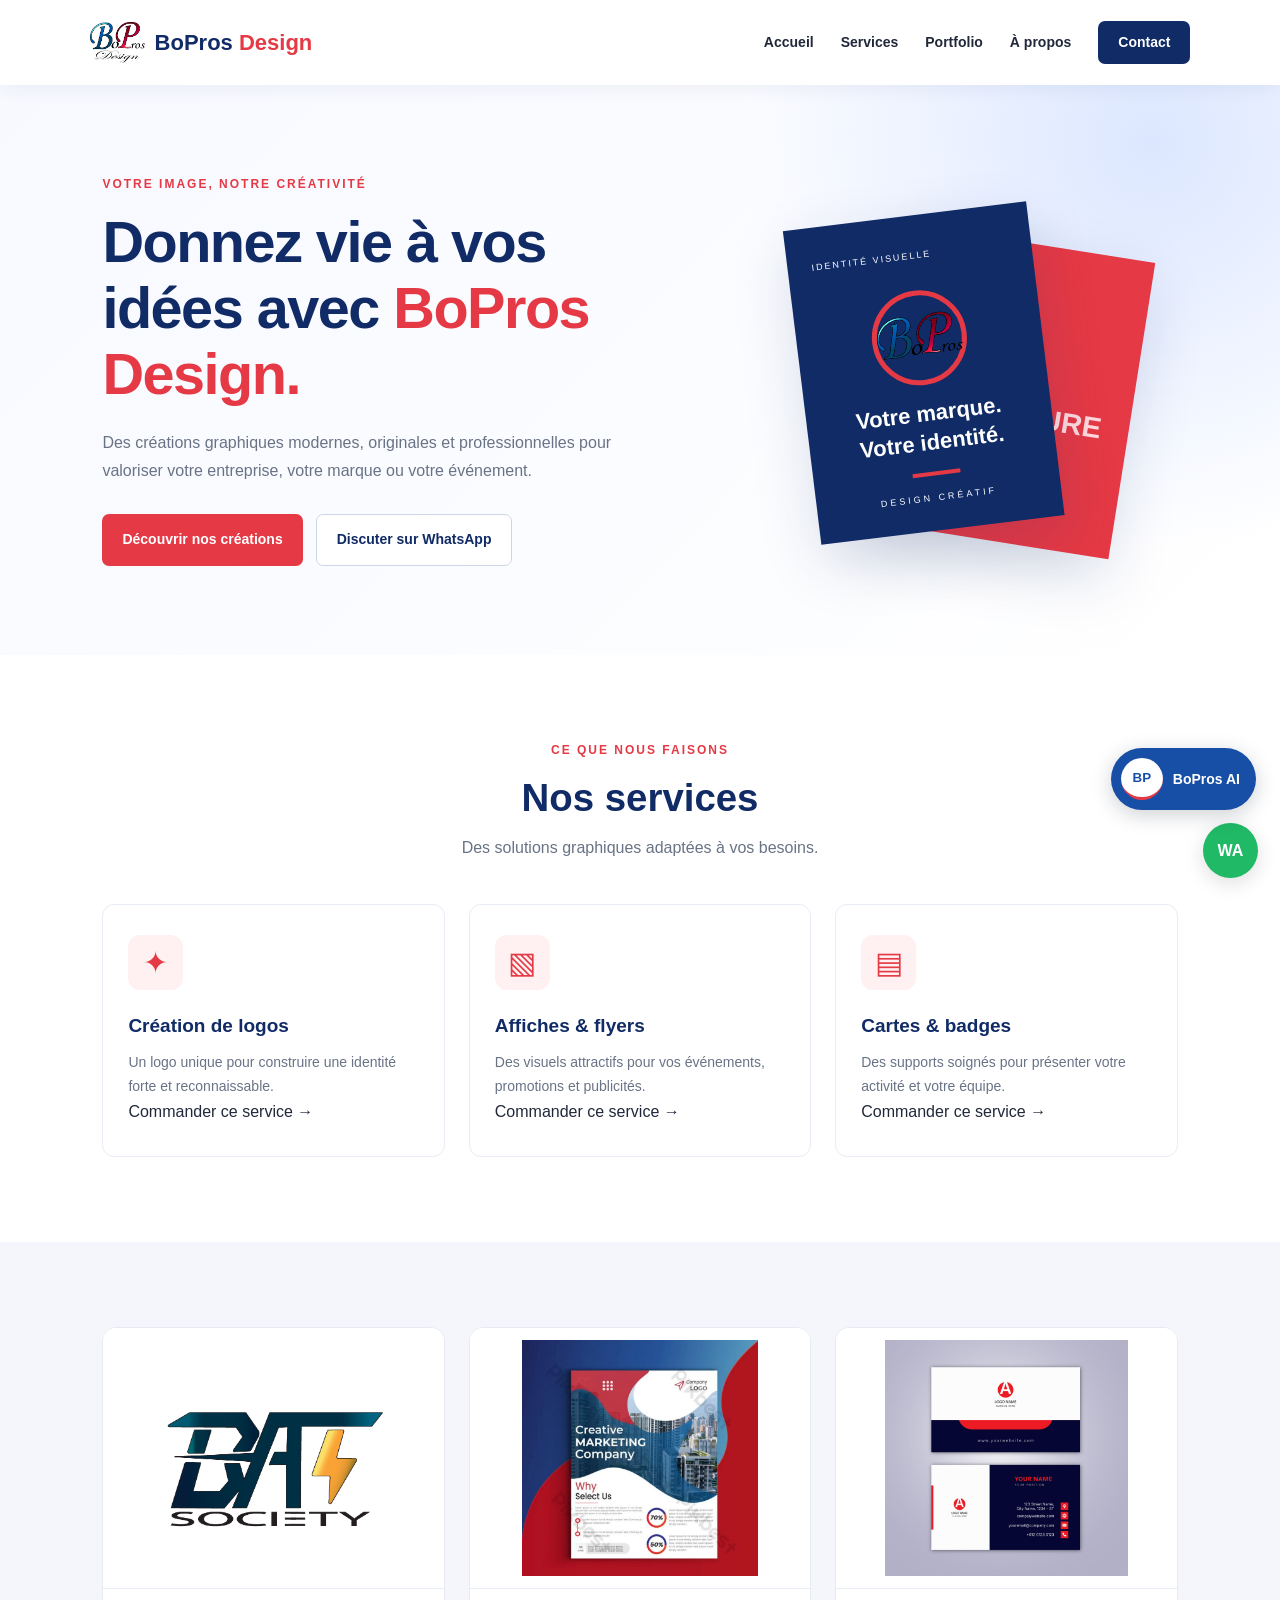
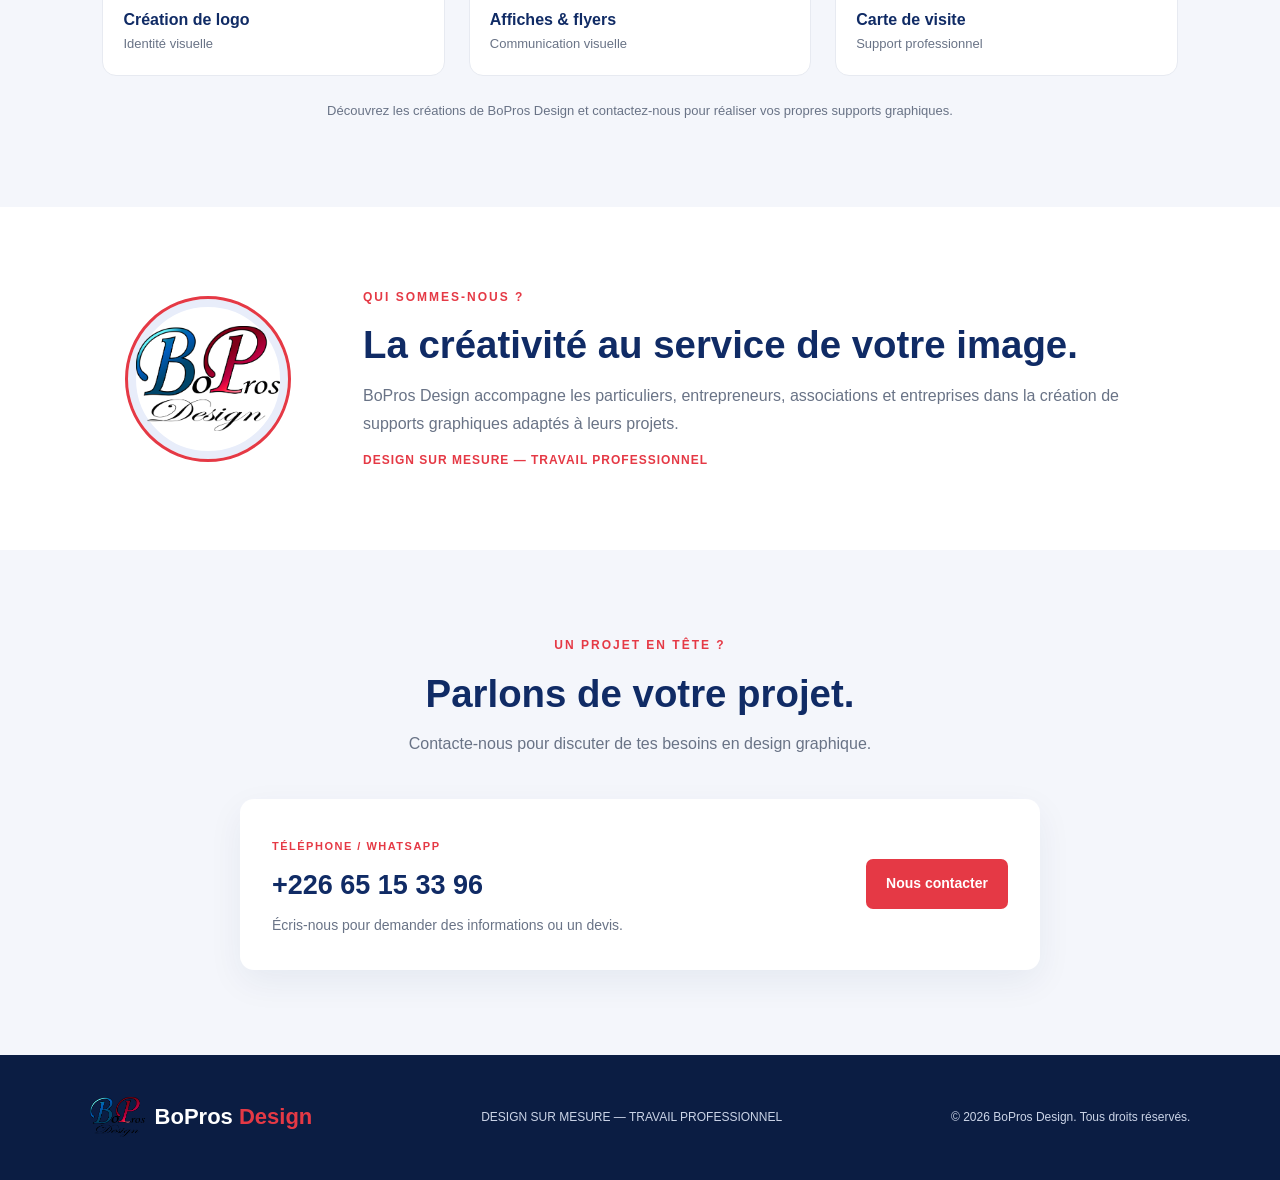
<file: index.html>
<!DOCTYPE html>
<html lang="fr">
<head>
  <link rel="icon" type="image/jpeg" href="Images/mon-logo.jpg">
  <link rel="manifest" href="./manifest.json">
<meta name="theme-color" content="#0b1f46">
  <meta charset="UTF-8">
  <meta name="viewport" content="width=device-width, initial-scale=1.0">
  <meta name="description" content="BoPros Design : création de logos, affiches, flyers, cartes de visite et badges à Koudougou.">
  <title>BoPros Design | Créativité & Professionnalisme</title>
  <link rel="stylesheet" href="css/style.css">
  <script src="js/script.js" defer></script>
  
</head>
<body>

  <header class="header">

<a href="#accueil" class="brand">
  <img src="Images/mon-logo.png" alt="Logo BoPros Design" class="brand-icon">
  <span>BoPros <span class="red">Design</span></span>
</a>

    <button class="menu-toggle" id="menu-toggle"
      aria-label="Ouvrir le menu" aria-expanded="false">☰</button>

    <nav class="nav" id="nav">
      <a href="#accueil">Accueil</a>
      <a href="#services">Services</a>
      <a href="#portfolio">Portfolio</a>
      <a href="#apropos">À propos</a>
      <a href="#contact" class="nav-contact">Contact</a>
    </nav>
  </header>

  <main>
    <section class="hero" id="accueil">
      <div class="hero-content">
        <p class="eyebrow">VOTRE IMAGE, NOTRE CRÉATIVITÉ</p>
        <h1>Donnez vie à vos idées avec <span>BoPros Design.</span></h1>
        <p class="hero-text">
          Des créations graphiques modernes, originales et professionnelles
          pour valoriser votre entreprise, votre marque ou votre événement.
        </p>
        <div class="hero-buttons">
          <a class="button primary" href="#portfolio">Découvrir nos créations</a>
          <a class="button secondary"
             href="https://wa.me/22665153396" target="_blank"
             rel="noopener noreferrer">Discuter sur WhatsApp</a>
        </div>
      </div>

      <div class="hero-art">
        <div class="art-card card-one">
          <span class="art-label">IDENTITÉ VISUELLE</span>
          <div class="art-circle">
  <img src="Images/mon-logo.jpg" alt="Logo BoPros Design">
</div>
          <h2>Votre marque.<br>Votre identité.</h2>
          <span class="art-line"></span>
          <p>DESIGN CRÉATIF</p>
        </div>
        <div class="art-card card-two">
          <span>CRÉATIVITÉ</span>
          <strong>DESIGN<br><span>SUR MESURE</span></strong>
          <div class="art-shape"></div>
        </div>
      </div>
    </section>

    <section class="section services" id="services">
        
  <div class="section-heading">
    <p class="eyebrow">CE QUE NOUS FAISONS</p>
    <h2>Nos services</h2>
    <p>Des solutions graphiques adaptées à vos besoins.</p>
  </div>

  <div class="service-grid">

    <!-- Service 1 : Logo -->
    <a href="commande.html?service=logo" class="service-card">
      <div class="service-icon">✦</div>
      <h3>Création de logos</h3>
      <p>Un logo unique pour construire une identité forte et reconnaissable.</p>
      <span class="service-link">Commander ce service →</span>
    </a>

    <!-- Service 2 : Affiches et flyers -->
    <a href="commande.html?service=affiche" class="service-card">
      <div class="service-icon">▧</div>
      <h3>Affiches & flyers</h3>
      <p>Des visuels attractifs pour vos événements, promotions et publicités.</p>
      <span class="service-link">Commander ce service →</span>
    </a>

    <!-- Service 3 : Cartes et badges -->
    <a href="commande.html?service=carte" class="service-card">
      <div class="service-icon">▤</div>
      <h3>Cartes & badges</h3>
      <p>Des supports soignés pour présenter votre activité et votre équipe.</p>
      <span class="service-link">Commander ce service →</span>
    </a>

  </div>

    </section>
    


   <section class="section portfolio" id="portfolio">

      <div class="portfolio-grid">
        <article class="portfolio-item">
          <img src="Images/logo-1.png" alt="Création de logo par BoPros Design" class="portfolio-image">
          <div class="portfolio-caption">
            <h3>Création de logo</h3>
            <p>Identité visuelle</p>
          </div>
        </article>

        <article class="portfolio-item">
          <img src="Images/affiche-1.jpg" alt="Affiche publicitaire réalisée par BoPros Design" class="portfolio-image">
          <div class="portfolio-caption">
            <h3>Affiches & flyers</h3>
            <p>Communication visuelle</p>
          </div>
        </article>

        <article class="portfolio-item">
          <img src="Images/carte-visite-1.png" alt="Carte de visite réalisée par BoPros Design" class="portfolio-image">
          <div class="portfolio-caption">
            <h3>Carte de visite</h3>
            <p>Support professionnel</p>
          </div>
        </article>
      </div>

      <p class="portfolio-note">
        Découvrez les créations de BoPros Design et contactez-nous
        pour réaliser vos propres supports graphiques.
      </p>
    </section>


    <section class="about" id="apropos">
      
<div class="about-mark">
  <img src="Images/mon-logo.png" alt="Logo BoPros Design">
</div>

      <div>
        <p class="eyebrow">QUI SOMMES-NOUS ?</p>
        <h2>La créativité au service de votre image.</h2>
        <p>
          BoPros Design accompagne les particuliers, entrepreneurs,
          associations et entreprises dans la création de supports
          graphiques adaptés à leurs projets.
        </p>
        <p class="about-slogan">DESIGN SUR MESURE — TRAVAIL PROFESSIONNEL</p>
      </div>
    </section>

    <section class="section contact" id="contact">
      <div class="section-heading">
        <p class="eyebrow">UN PROJET EN TÊTE ?</p>
        <h2>Parlons de votre projet.</h2>
        <p>Contacte-nous pour discuter de tes besoins en design graphique.</p>
      </div>

      <div class="contact-panel">
        <div>
          <span class="contact-label">TÉLÉPHONE / WHATSAPP</span>
          <h3>+226 65 15 33 96</h3>
          <p>Écris-nous pour demander des informations ou un devis.</p>
        </div>
        <a class="button primary"
           href="https://wa.me/22665153396?text=Bonjour%20BoPros%20Design%2C%20je%20souhaite%20des%20informations%20sur%20vos%20services."
           target="_blank" rel="noopener noreferrer">
          Nous contacter
        </a>
      </div>
    </section>
  </main>

  <footer class="footer">
    <a href="#accueil" class="brand">
      <img src="Images/mon-logo.png" alt="Logo BoPros Design" class="brand-icon">
      <span>BoPros <span class="red">Design</span></span>
    </a>
    <p>DESIGN SUR MESURE — TRAVAIL PROFESSIONNEL</p>
    <p>© <span id="year"></span> BoPros Design. Tous droits réservés.</p>
  </footer>

 
  <a class="whatsapp-float"
     href="https://wa.me/22665153396"
     target="_blank" rel="noopener noreferrer"
     aria-label="Contacter BoPros Design sur WhatsApp">WA</a>


  <button class="bopros-ai-toggle" id="bopros-ai-toggle"
          type="button" aria-label="Ouvrir BoPros AI"
          aria-expanded="false">
    <span class="ai-icon">BP</span>
    <span class="ai-label">BoPros AI</span>
  </button>

  
  <div class="bopros-ai-window" id="bopros-ai-window" hidden>
    <div class="bopros-ai-window-header">
      <div>
        <strong>BoPros AI</strong>
        <p>Assistant de BoPros Design</p>
      </div>
      <button type="button" id="bopros-ai-close"
              aria-label="Fermer BoPros AI">×</button>
    </div>

    <iframe
      src="assistant/index.html"
      title="Assistant intelligent BoPros AI">
    </iframe>
  </div>

  <script>
    const aiToggle = document.getElementById("bopros-ai-toggle");
    const aiWindow = document.getElementById("bopros-ai-window");
    const aiClose = document.getElementById("bopros-ai-close");

    function toggleBoProsAI(show) {
      aiWindow.hidden = !show;
      aiToggle.setAttribute("aria-expanded", String(show));
    }

    aiToggle.addEventListener("click", () => {
      toggleBoProsAI(aiWindow.hidden);
    });

    aiClose.addEventListener("click", () => {
      toggleBoProsAI(false);
    });
  </script>

</body>
</html>
</file>
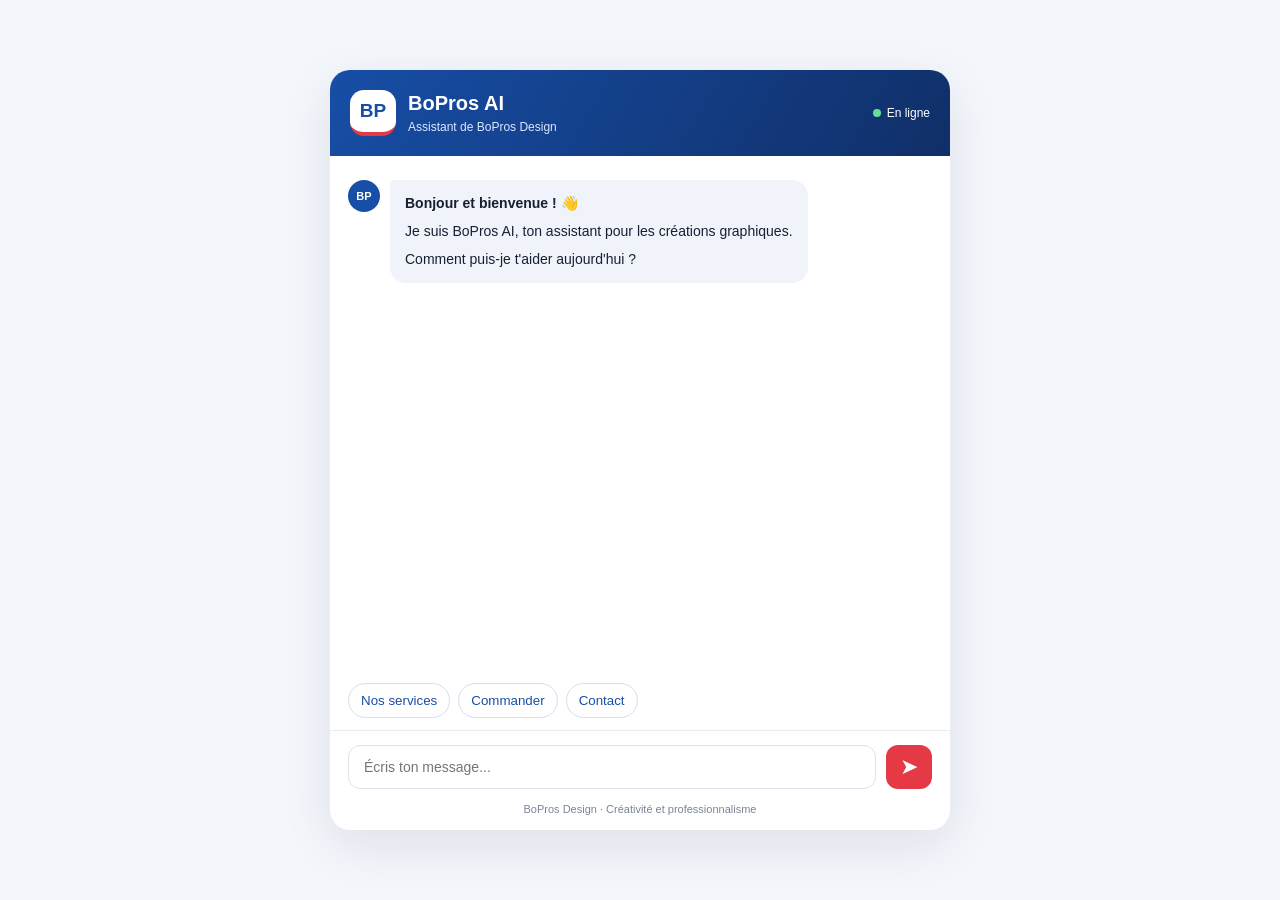
<file: assistant/index.html>
<!DOCTYPE html>
<html lang="fr">
<head>
  <meta charset="UTF-8">
  <meta name="viewport" content="width=device-width, initial-scale=1.0">
  <title>BoPros AI - Assistant intelligent</title>
  <link rel="stylesheet" href="style.css">
</head>
<body>
  <main class="chat-app">
    <header class="chat-header">
      <div class="brand">
        <div class="brand-logo">BP</div>
        <div>
          <h1>BoPros AI</h1>
          <p>Assistant de BoPros Design</p>
        </div>
      </div>
      <span class="status"><span></span> En ligne</span>
    </header>

    <section class="messages" id="messages" aria-live="polite">
      <div class="message assistant">
        <div class="avatar">BP</div>
        <div class="bubble">
          <strong>Bonjour et bienvenue ! 👋</strong>
          <p>Je suis BoPros AI, ton assistant pour les créations graphiques.</p>
          <p>Comment puis-je t'aider aujourd'hui ?</p>
        </div>
      </div>
    </section>

    <div class="suggestions">
      <button type="button" data-question="Quels sont vos services ?">Nos services</button>
      <button type="button" data-question="Comment passer une commande ?">Commander</button>
      <button type="button" data-question="Comment vous contacter ?">Contact</button>
    </div>

    <form class="chat-form" id="chatForm">
      <input
        id="userInput"
        type="text"
        placeholder="Écris ton message..."
        autocomplete="off"
        aria-label="Ton message"
        required
      >
      <button type="submit" aria-label="Envoyer le message">➤</button>
    </form>

    <footer>BoPros Design · Créativité et professionnalisme</footer>
  </main>

  <script src="script.js"></script>
</body>
</html>
</file>
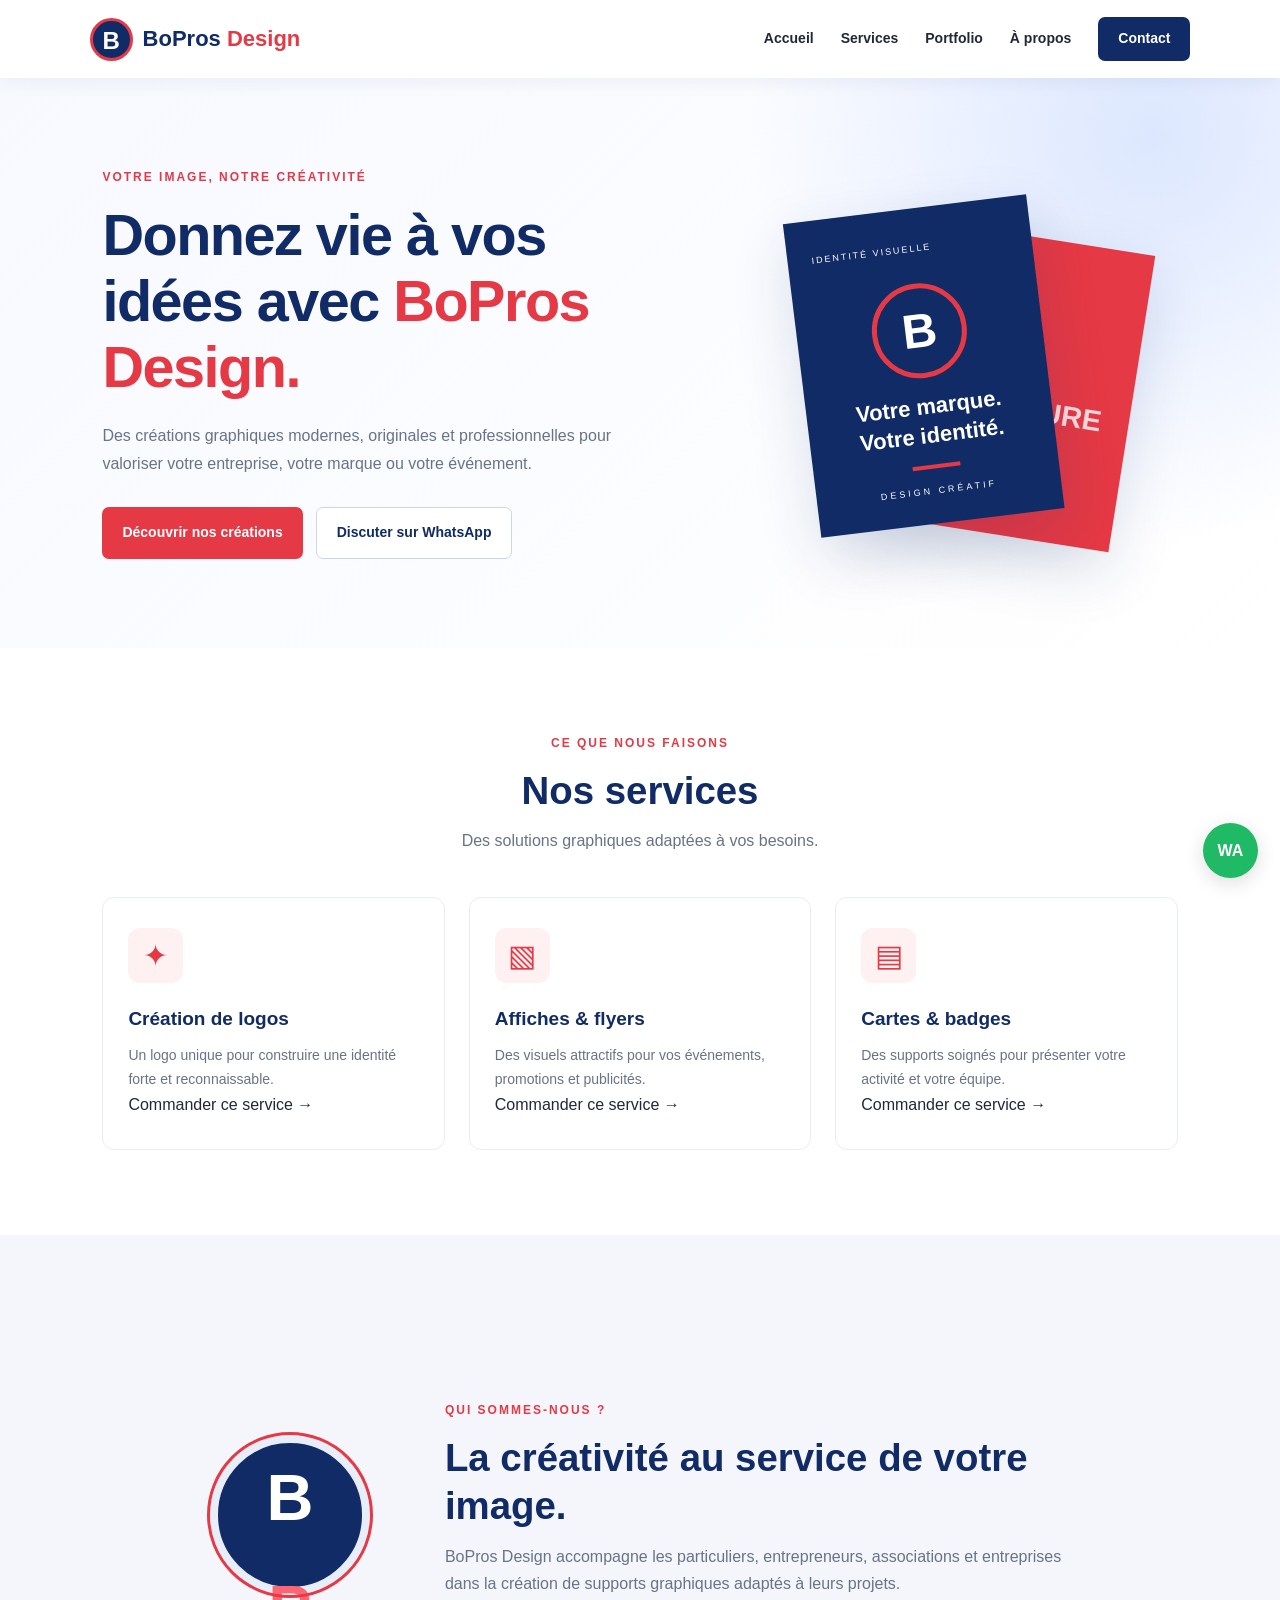
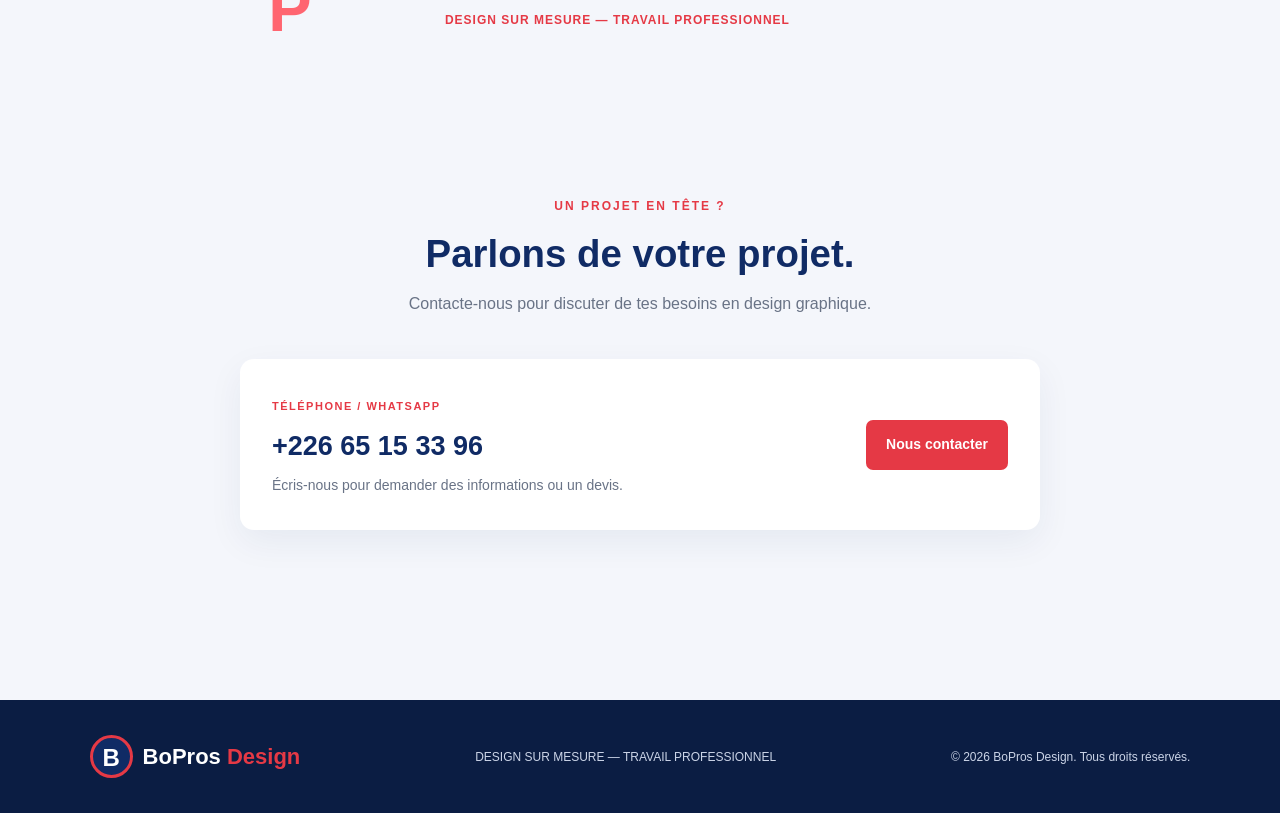
<file: Images/index.html>
<!DOCTYPE html>
<html lang="fr">
<head>
  <link rel="icon" type="image/jpeg" href="images/mon-logo.jpg">
  <meta charset="UTF-8">
  <meta name="viewport" content="width=device-width, initial-scale=1.0">
  <meta name="description" content="BoPros Design : création de logos, affiches, flyers, cartes de visite et badges à Koudougou.">
  <title>BoPros Design | Créativité & Professionnalisme</title>
  <link rel="stylesheet" href="css/style.css">
  <script src="js/script.js" defer></script>
  
</head>
<body>

  <header class="header">
    <a href="#accueil" class="brand">
      <span class="brand-icon">B</span>
      <span>BoPros <span class="red">Design</span></span>
    </a>

    <button class="menu-toggle" id="menu-toggle"
      aria-label="Ouvrir le menu" aria-expanded="false">☰</button>

    <nav class="nav" id="nav">
      <a href="#accueil">Accueil</a>
      <a href="#services">Services</a>
      <a href="#portfolio">Portfolio</a>
      <a href="#apropos">À propos</a>
      <a href="#contact" class="nav-contact">Contact</a>
    </nav>
  </header>

  <main>
    <section class="hero" id="accueil">
      <div class="hero-content">
        <p class="eyebrow">VOTRE IMAGE, NOTRE CRÉATIVITÉ</p>
        <h1>Donnez vie à vos idées avec <span>BoPros Design.</span></h1>
        <p class="hero-text">
          Des créations graphiques modernes, originales et professionnelles
          pour valoriser votre entreprise, votre marque ou votre événement.
        </p>
        <div class="hero-buttons">
          <a class="button primary" href="#portfolio">Découvrir nos créations</a>
          <a class="button secondary"
             href="https://wa.me/22665153396" target="_blank"
             rel="noopener noreferrer">Discuter sur WhatsApp</a>
        </div>
      </div>

      <div class="hero-art">
        <div class="art-card card-one">
          <span class="art-label">IDENTITÉ VISUELLE</span>
          <div class="art-circle">B</div>
          <h2>Votre marque.<br>Votre identité.</h2>
          <span class="art-line"></span>
          <p>DESIGN CRÉATIF</p>
        </div>
        <div class="art-card card-two">
          <span>CRÉATIVITÉ</span>
          <strong>DESIGN<br><span>SUR MESURE</span></strong>
          <div class="art-shape"></div>
        </div>
      </div>
    </section>

    <section class="section services" id="services">
        
  <div class="section-heading">
    <p class="eyebrow">CE QUE NOUS FAISONS</p>
    <h2>Nos services</h2>
    <p>Des solutions graphiques adaptées à vos besoins.</p>
  </div>

  <div class="service-grid">

    <!-- Service 1 : Logo -->
    <a href="commande.html?service=logo" class="service-card">
      <div class="service-icon">✦</div>
      <h3>Création de logos</h3>
      <p>Un logo unique pour construire une identité forte et reconnaissable.</p>
      <span class="service-link">Commander ce service →</span>
    </a>

    <!-- Service 2 : Affiches et flyers -->
    <a href="commande.html?service=affiche" class="service-card">
      <div class="service-icon">▧</div>
      <h3>Affiches & flyers</h3>
      <p>Des visuels attractifs pour vos événements, promotions et publicités.</p>
      <span class="service-link">Commander ce service →</span>
    </a>

    <!-- Service 3 : Cartes et badges -->
    <a href="commande.html?service=carte" class="service-card">
      <div class="service-icon">▤</div>
      <h3>Cartes & badges</h3>
      <p>Des supports soignés pour présenter votre activité et votre équipe.</p>
      <span class="service-link">Commander ce service →</span>
    </a>

  </div>

    </section>
    

   <section class="section portfolio" id="portfolio">

    <section class="about" id="apropos">
      <div class="about-mark">B<span>P</span></div>
      <div>
        <p class="eyebrow">QUI SOMMES-NOUS ?</p>
        <h2>La créativité au service de votre image.</h2>
        <p>
          BoPros Design accompagne les particuliers, entrepreneurs,
          associations et entreprises dans la création de supports
          graphiques adaptés à leurs projets.
        </p>
        <p class="about-slogan">DESIGN SUR MESURE — TRAVAIL PROFESSIONNEL</p>
      </div>
    </section>

    <section class="section contact" id="contact">
      <div class="section-heading">
        <p class="eyebrow">UN PROJET EN TÊTE ?</p>
        <h2>Parlons de votre projet.</h2>
        <p>Contacte-nous pour discuter de tes besoins en design graphique.</p>
      </div>

      <div class="contact-panel">
        <div>
          <span class="contact-label">TÉLÉPHONE / WHATSAPP</span>
          <h3>+226 65 15 33 96</h3>
          <p>Écris-nous pour demander des informations ou un devis.</p>
        </div>
        <a class="button primary"
           href="https://wa.me/22665153396?text=Bonjour%20BoPros%20Design%2C%20je%20souhaite%20des%20informations%20sur%20vos%20services."
           target="_blank" rel="noopener noreferrer">
          Nous contacter
        </a>
      </div>
    </section>
  </main>

  <footer class="footer">
    <a href="#accueil" class="brand">
      <span class="brand-icon">B</span>
      <span>BoPros <span class="red">Design</span></span>
    </a>
    <p>DESIGN SUR MESURE — TRAVAIL PROFESSIONNEL</p>
    <p>© <span id="year"></span> BoPros Design. Tous droits réservés.</p>
  </footer>

  <a class="whatsapp-float"
     href="https://wa.me/22665153396"
     target="_blank" rel="noopener noreferrer"
     aria-label="Contacter BoPros Design sur WhatsApp">WA</a>

</body>
</html>
</file>
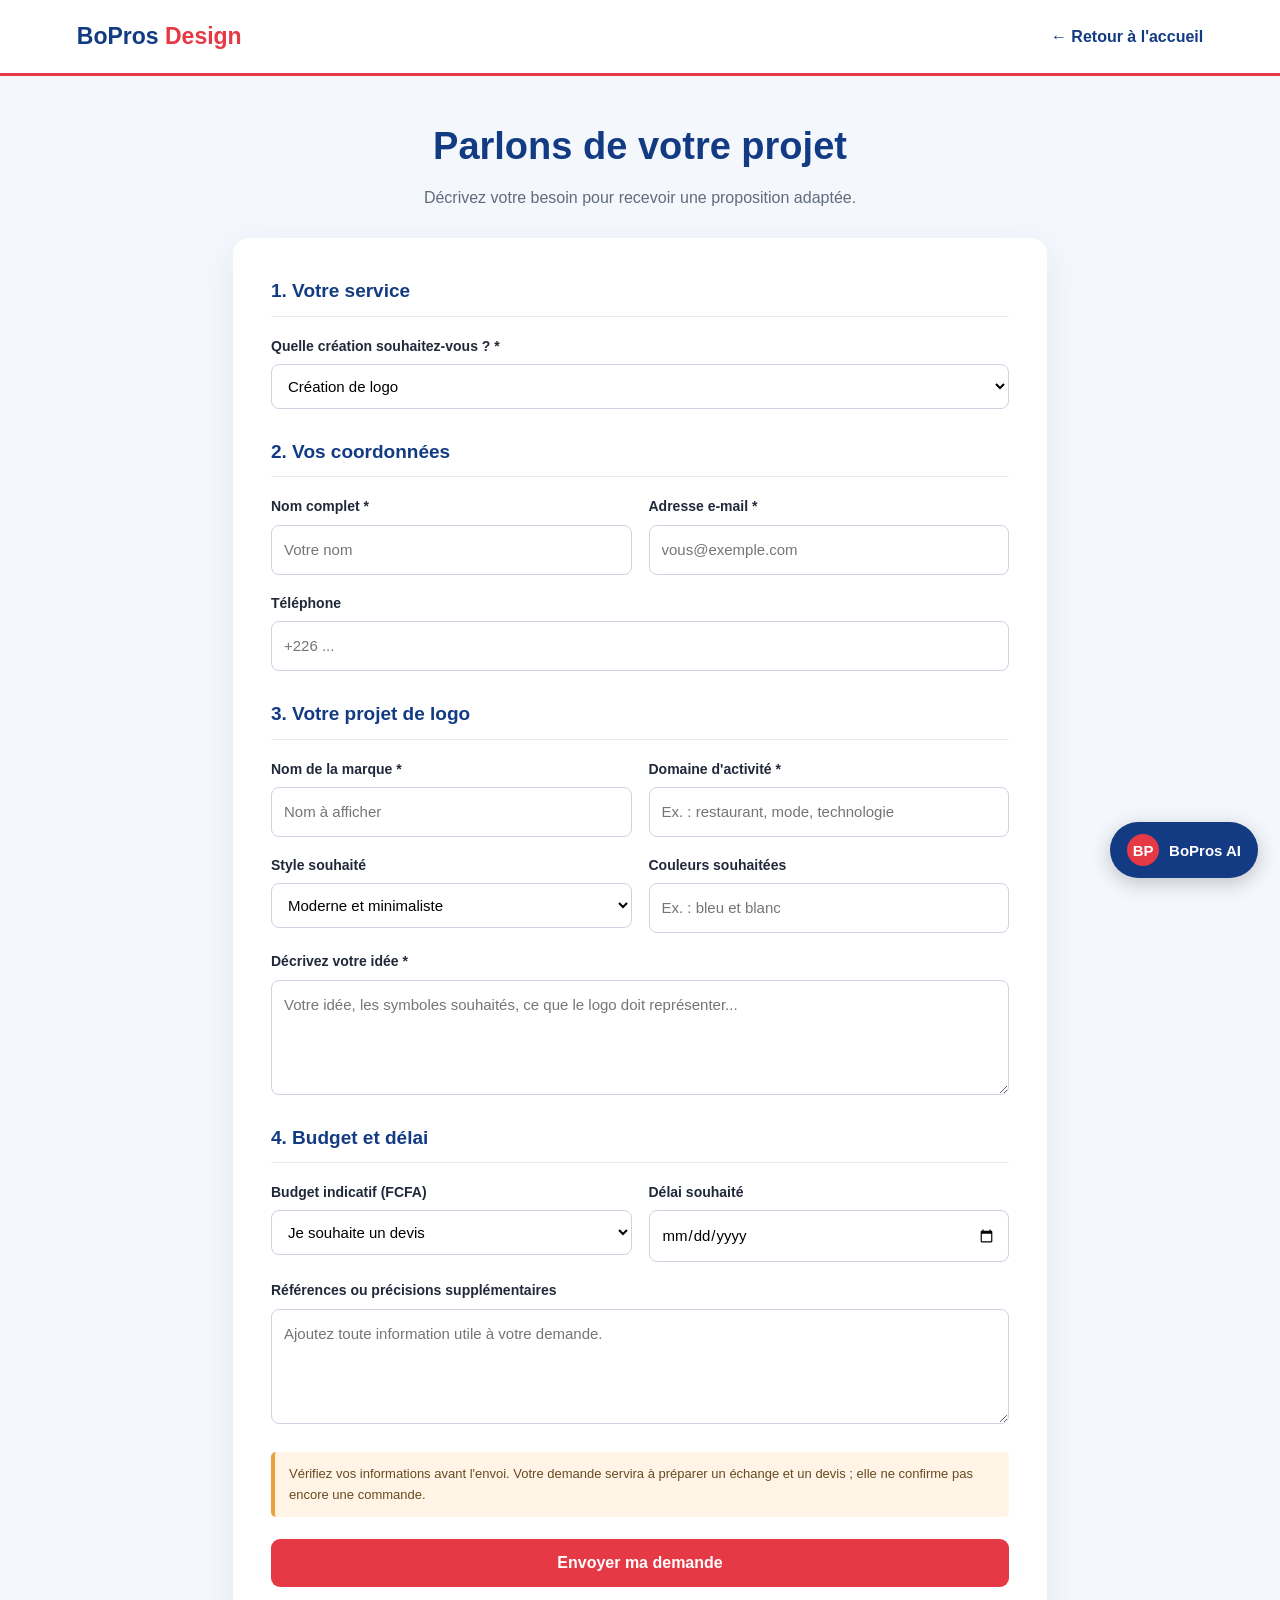
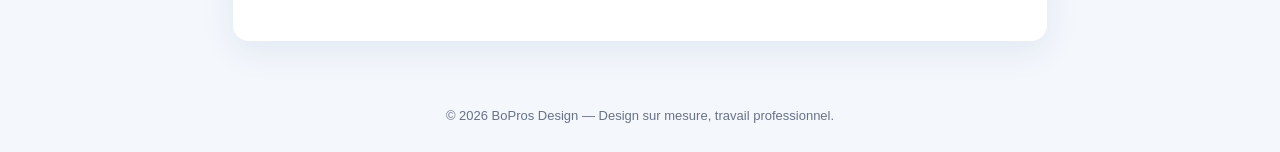
<file: commande.html>
<!DOCTYPE html>
<html lang="fr">
<head>
  <link rel="icon" type="image/jpeg" href="images/mon-logo.jpg">
  <meta charset="UTF-8">
  <meta name="viewport" content="width=device-width, initial-scale=1.0">
  <meta name="theme-color" content="#123b83">
  <title>Commander une création | BoPros Design</title>

  <style>
    
    /* BoPros AI : bouton flottant */
    .bopros-ai-toggle {
      position: fixed;
      right: 22px;
      bottom: 22px;
      z-index: 1000;
      display: flex;
      align-items: center;
      gap: 10px;
      padding: 12px 17px;
      border: 0;
      border-radius: 30px;
      background: #123b83;
      color: white;
      font-size: 15px;
      font-weight: 700;
      cursor: pointer;
      box-shadow: 0 5px 20px rgba(0, 0, 0, 0.22);
    }

    .bopros-ai-toggle:hover {
      background: #0d2d65;
    }

    .ai-icon {
      display: grid;
      place-items: center;
      width: 32px;
      height: 32px;
      border-radius: 50%;
      background: #e63946;
      color: white;
    }

    .bopros-ai-window {
      position: fixed;
      right: 22px;
      bottom: 88px;
      z-index: 999;
      width: min(380px, calc(100vw - 28px));
      height: min(550px, calc(100dvh - 120px));
      overflow: hidden;
      border-radius: 16px;
      background: white;
      box-shadow: 0 8px 35px rgba(0, 0, 0, 0.25);
    }

    .bopros-ai-window[hidden] {
      display: none;
    }

    .bopros-ai-window-header {
      height: 65px;
      padding: 10px 16px;
      display: flex;
      align-items: center;
      justify-content: space-between;
      background: #123b83;
      color: white;
    }

    .bopros-ai-window-header p {
      margin: 0;
      font-size: 12px;
      color: #e5eaf5;
    }

    #bopros-ai-close {
      border: 0;
      background: transparent;
      color: white;
      font-size: 28px;
      cursor: pointer;
    }

    .bopros-ai-window iframe {
      display: block;
      width: 100%;
      height: calc(100% - 65px);
      border: 0;
      background: white;
    }

    @media (max-width: 600px) {
      .bopros-ai-toggle {
        right: 14px;
        bottom: 14px;
      }

      .bopros-ai-window {
        right: 14px;
        bottom: 78px;
      }
    }

    :root {
      --blue: #123b83;
      --red: #e63946;
      --light: #f4f7fc;
      --text: #20283a;
    }

    * {
      box-sizing: border-box;
    }

    body {
      margin: 0;
      font-family: Arial, sans-serif;
      background: var(--light);
      color: var(--text);
      line-height: 1.6;
    }

    header {
      background: white;
      border-bottom: 3px solid var(--red);
      padding: 18px 6%;
      display: flex;
      justify-content: space-between;
      align-items: center;
      gap: 16px;
    }

    .brand {
      color: var(--blue);
      font-size: 23px;
      font-weight: 800;
      text-decoration: none;
    }

    .brand span {
      color: var(--red);
    }

    .back-link {
      color: var(--blue);
      text-decoration: none;
      font-weight: 600;
    }

    main {
      max-width: 850px;
      margin: 40px auto;
      padding: 0 18px;
    }

    .intro {
      text-align: center;
      margin-bottom: 28px;
    }

    .intro h1 {
      color: var(--blue);
      font-size: clamp(27px, 5vw, 38px);
      margin-bottom: 8px;
    }

    .intro p {
      color: #606b7d;
      margin: 0;
    }

    form {
      background: white;
      padding: clamp(20px, 5vw, 38px);
      border-radius: 16px;
      box-shadow: 0 10px 35px rgba(18, 59, 131, 0.08);
    }

    .form-section {
      margin-bottom: 28px;
    }

    .form-section h2 {
      color: var(--blue);
      font-size: 19px;
      margin: 0 0 18px;
      padding-bottom: 9px;
      border-bottom: 1px solid #e6eaf1;
    }

    .fields {
      display: grid;
      grid-template-columns: repeat(2, minmax(0, 1fr));
      gap: 17px;
    }

    .field {
      display: flex;
      flex-direction: column;
      gap: 7px;
      min-width: 0;
    }

    .full {
      grid-column: 1 / -1;
    }

    label {
      font-weight: 600;
      font-size: 14px;
    }

    input, select, textarea {
      width: 100%;
      padding: 12px;
      border: 1px solid #ccd4e1;
      border-radius: 8px;
      font: inherit;
      font-size: 15px;
      background: white;
    }

    input:focus, select:focus, textarea:focus {
      outline: 2px solid #b8ccf7;
      border-color: var(--blue);
    }

    textarea {
      min-height: 115px;
      resize: vertical;
    }

    .hint {
      color: #687386;
      font-size: 12px;
    }

    .service-fields {
      display: none;
    }

    .service-fields.active {
      display: block;
    }

    .submit-button {
      width: 100%;
      padding: 15px;
      border: 0;
      border-radius: 9px;
      background: var(--red);
      color: white;
      font-size: 16px;
      font-weight: 700;
      cursor: pointer;
      transition: background 0.2s, transform 0.2s;
    }

    .submit-button:hover {
      background: #c92635;
      transform: translateY(-2px);
    }

    .notice {
      background: #fff4e5;
      border-left: 4px solid #e9a23b;
      padding: 12px 14px;
      border-radius: 5px;
      color: #664b20;
      font-size: 13px;
      margin-bottom: 22px;
    }

    footer {
      text-align: center;
      padding: 25px 15px;
      color: #687386;
      font-size: 13px;
    }

    @media (max-width: 600px) {
      header {
        padding: 15px 18px;
      }

      .brand {
        font-size: 20px;
      }

      main {
        margin-top: 25px;
      }

      .fields {
        grid-template-columns: 1fr;
      }

      .full {
        grid-column: auto;
      }
    }
  </style>
  
</head>

<body>

  <header>
    <a href="index.html" class="brand">BoPros <span>Design</span></a>
    <a href="index.html" class="back-link">← Retour à l'accueil</a>
  </header>

  <main>
    <div class="intro">
      <h1>Parlons de votre projet</h1>
      <p>Décrivez votre besoin pour recevoir une proposition adaptée.</p>
    </div>

    
<form id="orderForm" action="https://formsubmit.co/boprosdesign1@gmail.com" method="POST">
  <input type="hidden" name="_subject" value="Nouvelle demande - BoPros Design">
  <input type="hidden" name="_template" value="table">

  <input type="hidden" name="_next" value="https://fortuneyameogo77-afk.github.io/BoPros-Design/confirmation.html">

      <div class="form-section">
        <h2>1. Votre service</h2>

        <div class="field">
          <label for="service">Quelle création souhaitez-vous ? *</label>
          <select id="service" name="service" required>
            <option value="logo">Création de logo</option>
            <option value="affiche">Affiche publicitaire</option>
            <option value="flyer">Flyer</option>
            <option value="carte">Carte de visite</option>
            <option value="autre">Autre création graphique</option>
          </select>
        </div>
      </div>

      <div class="form-section">
        <h2>2. Vos coordonnées</h2>

        <div class="fields">
          <div class="field">
            <label for="clientName">Nom complet *</label>
            <input id="clientName" name="clientName" required
                   autocomplete="name" placeholder="Votre nom">
          </div>

          <div class="field">
            <label for="clientEmail">Adresse e-mail *</label>
            <input id="clientEmail" name="clientEmail" type="email"
                   required autocomplete="email"
                   placeholder="vous@exemple.com">
          </div>

          <div class="field full">
            <label for="clientPhone">Téléphone</label>
            <input id="clientPhone" name="clientPhone" type="tel"
                   autocomplete="tel" placeholder="+226 ...">
          </div>
        </div>
      </div>

      <div id="logoFields" class="service-fields active form-section">
        <h2>3. Votre projet de logo</h2>

        <div class="fields">
          <div class="field">
            <label for="brandName">Nom de la marque *</label>
            <input id="brandName" name="brandName"
                   data-required="true" placeholder="Nom à afficher">
          </div>

          <div class="field">
            <label for="brandActivity">Domaine d'activité *</label>
            <input id="brandActivity" name="brandActivity"
                   data-required="true"
                   placeholder="Ex. : restaurant, mode, technologie">
          </div>

          <div class="field">
            <label for="logoStyle">Style souhaité</label>
            <select id="logoStyle" name="logoStyle">
              <option>Moderne et minimaliste</option>
              <option>Élégant et professionnel</option>
              <option>Créatif et original</option>
              <option>Luxe</option>
              <option>Je laisse le designer choisir</option>
            </select>
          </div>

          <div class="field">
            <label for="logoColors">Couleurs souhaitées</label>
            <input id="logoColors" name="logoColors"
                   placeholder="Ex. : bleu et blanc">
          </div>

          <div class="field full">
            <label for="logoDescription">Décrivez votre idée *</label>
            <textarea id="logoDescription" name="logoDescription"
                      data-required="true"
                      placeholder="Votre idée, les symboles souhaités, ce que le logo doit représenter..."></textarea>
          </div>
        </div>
      </div>

      <div id="afficheFields" class="service-fields form-section">
        <h2>3. Votre affiche publicitaire</h2>

        <div class="fields">
          <div class="field">
            <label for="afficheSubject">Sujet de l'affiche *</label>
            <input id="afficheSubject" name="afficheSubject"
                   data-required="true"
                   placeholder="Ex. : lancement, concert, promotion">
          </div>

          <div class="field">
            <label for="afficheFormat">Format souhaité</label>
            <select id="afficheFormat" name="afficheFormat">
              <option>A4</option>
              <option>A3</option>
              <option>Format réseaux sociaux</option>
              <option>Grand format</option>
              <option>À conseiller</option>
            </select>
          </div>

          <div class="field">
            <label for="afficheDate">Date de l'événement</label>
            <input id="afficheDate" name="afficheDate"
                   placeholder="Si applicable">
          </div>

          <div class="field">
            <label for="afficheColors">Couleurs souhaitées</label>
            <input id="afficheColors" name="afficheColors"
                   placeholder="Couleurs préférées">
          </div>

          <div class="field full">
            <label for="afficheText">Textes et informations à afficher *</label>
            <textarea id="afficheText" name="afficheText"
                      data-required="true"
                      placeholder="Titre, prix, lieu, contacts, offre, etc."></textarea>
          </div>
        </div>
      </div>

      <div id="flyerFields" class="service-fields form-section">
        <h2>3. Votre flyer</h2>

        <div class="fields">
          <div class="field">
            <label for="flyerPurpose">Objectif du flyer *</label>
            <input id="flyerPurpose" name="flyerPurpose"
                   data-required="true"
                   placeholder="Ex. : présenter vos services">
          </div>

          <div class="field">
            <label for="flyerFormat">Format souhaité</label>
            <select id="flyerFormat" name="flyerFormat">
              <option>A5</option>
              <option>A4</option>
              <option>Format carré</option>
              <option>Format numérique</option>
              <option>À conseiller</option>
            </select>
          </div>

          <div class="field full">
            <label for="flyerText">Texte et informations à intégrer *</label>
            <textarea id="flyerText" name="flyerText"
                      data-required="true"
                      placeholder="Présentez les textes, prix, contacts et informations importantes."></textarea>
          </div>

          <div class="field full">
            <label for="flyerStyle">Style souhaité</label>
            <input id="flyerStyle" name="flyerStyle"
                   placeholder="Ex. : moderne, sobre, coloré">
          </div>
        </div>
      </div>

      <div id="carteFields" class="service-fields form-section">
        <h2>3. Votre carte de visite</h2>

        <div class="fields">
          <div class="field">
            <label for="cardName">Nom à afficher *</label>
            <input id="cardName" name="cardName"
                   data-required="true" placeholder="Nom et prénom">
          </div>

          <div class="field">
            <label for="cardPosition">Fonction</label>
            <input id="cardPosition" name="cardPosition"
                   placeholder="Ex. : directeur, commerçant">
          </div>

          <div class="field">
            <label for="cardPhone">Téléphone à afficher *</label>
            <input id="cardPhone" name="cardPhone"
                   data-required="true" placeholder="Numéro professionnel">
          </div>

          <div class="field">
            <label for="cardEmail">E-mail à afficher</label>
            <input id="cardEmail" name="cardEmail" type="email"
                   placeholder="Adresse professionnelle">
          </div>

          <div class="field full">
            <label for="cardOther">Autres informations</label>
            <textarea id="cardOther" name="cardOther"
                      placeholder="Adresse, réseaux sociaux, slogan, couleurs..."></textarea>
          </div>
        </div>
      </div>

      <div id="autreFields" class="service-fields form-section">
        <h2>3. Votre autre création</h2>

        <div class="field">
          <label for="otherType">Type de création *</label>
          <input id="otherType" name="otherType"
                 data-required="true"
                 placeholder="Ex. : bannière, invitation, couverture">
        </div>

        <div class="field" style="margin-top: 17px;">
          <label for="otherDescription">Décrivez votre besoin *</label>
          <textarea id="otherDescription" name="otherDescription"
                    data-required="true"
                    placeholder="Expliquez ce que vous souhaitez obtenir."></textarea>
        </div>
      </div>

      <div class="form-section">
        <h2>4. Budget et délai</h2>

        <div class="fields">
          <div class="field">
            <label for="budget">Budget indicatif (FCFA)</label>
            <select id="budget" name="budget">
              <option value="">Je souhaite un devis</option>
              <option>Moins de 5 000 FCFA</option>
              <option>5 000 à 10 000 FCFA</option>
              <option>10 000 à 25 000 FCFA</option>
              <option>25 000 à 50 000 FCFA</option>
              <option>Plus de 50 000 FCFA</option>
            </select>
          </div>

          <div class="field">
            <label for="deadline">Délai souhaité</label>
            <input id="deadline" name="deadline" type="date">
          </div>

          <div class="field full">
            <label for="references">Références ou précisions supplémentaires</label>
            <textarea id="references" name="references"
                      placeholder="Ajoutez toute information utile à votre demande."></textarea>
          </div>
        </div>
      </div>

      <div class="notice">
        Vérifiez vos informations avant l'envoi. Votre demande servira à préparer
        un échange et un devis ; elle ne confirme pas encore une commande.
      </div>

      <button type="submit" class="submit-button">
        Envoyer ma demande
      </button>

      <p id="formMessage" role="status" aria-live="polite"></p>
    </form>
  </main>

  <footer>
    © 2026 BoPros Design — Design sur mesure, travail professionnel.
  </footer>

  <button class="bopros-ai-toggle" id="bopros-ai-toggle"
          type="button" aria-label="Ouvrir BoPros AI"
          aria-expanded="false">
    <span class="ai-icon">BP</span>
    <span class="ai-label">BoPros AI</span>
  </button>

  <div class="bopros-ai-window" id="bopros-ai-window" hidden>
    <div class="bopros-ai-window-header">
      <div>
        <strong>BoPros AI</strong>
        <p>Assistant de BoPros Design</p>
      </div>
      <button type="button" id="bopros-ai-close"
              aria-label="Fermer BoPros AI">×</button>
    </div>

    <iframe
      src="assistant/index.html"
      title="Assistant intelligent BoPros AI">
    </iframe>
  </div>

  <script>
    const serviceSelect = document.getElementById("service");
    const serviceSections = document.querySelectorAll(".service-fields");
    const orderForm = document.getElementById("orderForm");
    const formMessage = document.getElementById("formMessage");

    function updateServiceFields() {
      const selected = serviceSelect.value;

      serviceSections.forEach((section) => {
        const active = section.id === selected + "Fields";

        section.classList.toggle("active", active);

        section.querySelectorAll("input, select, textarea").forEach((field) => {
          field.disabled = !active;
          field.required = active && field.dataset.required === "true";
        });
      });
    }

    serviceSelect.addEventListener("change", updateServiceFields);

    const params = new URLSearchParams(window.location.search);
    const requestedService = params.get("service");

    if (["logo", "affiche", "flyer", "carte", "autre"].includes(requestedService)) {
      serviceSelect.value = requestedService;
    }

    updateServiceFields();

   
  </script>

  <script>
    const aiToggle = document.getElementById("bopros-ai-toggle");
    const aiWindow = document.getElementById("bopros-ai-window");
    const aiClose = document.getElementById("bopros-ai-close");

    function toggleBoProsAI(show) {
      aiWindow.hidden = !show;
      aiToggle.setAttribute("aria-expanded", String(show));
    }

    aiToggle.addEventListener("click", () => {
      toggleBoProsAI(aiWindow.hidden);
    });

    aiClose.addEventListener("click", () => {
      toggleBoProsAI(false);
    });
  </script>

</body>
</html>
</file>
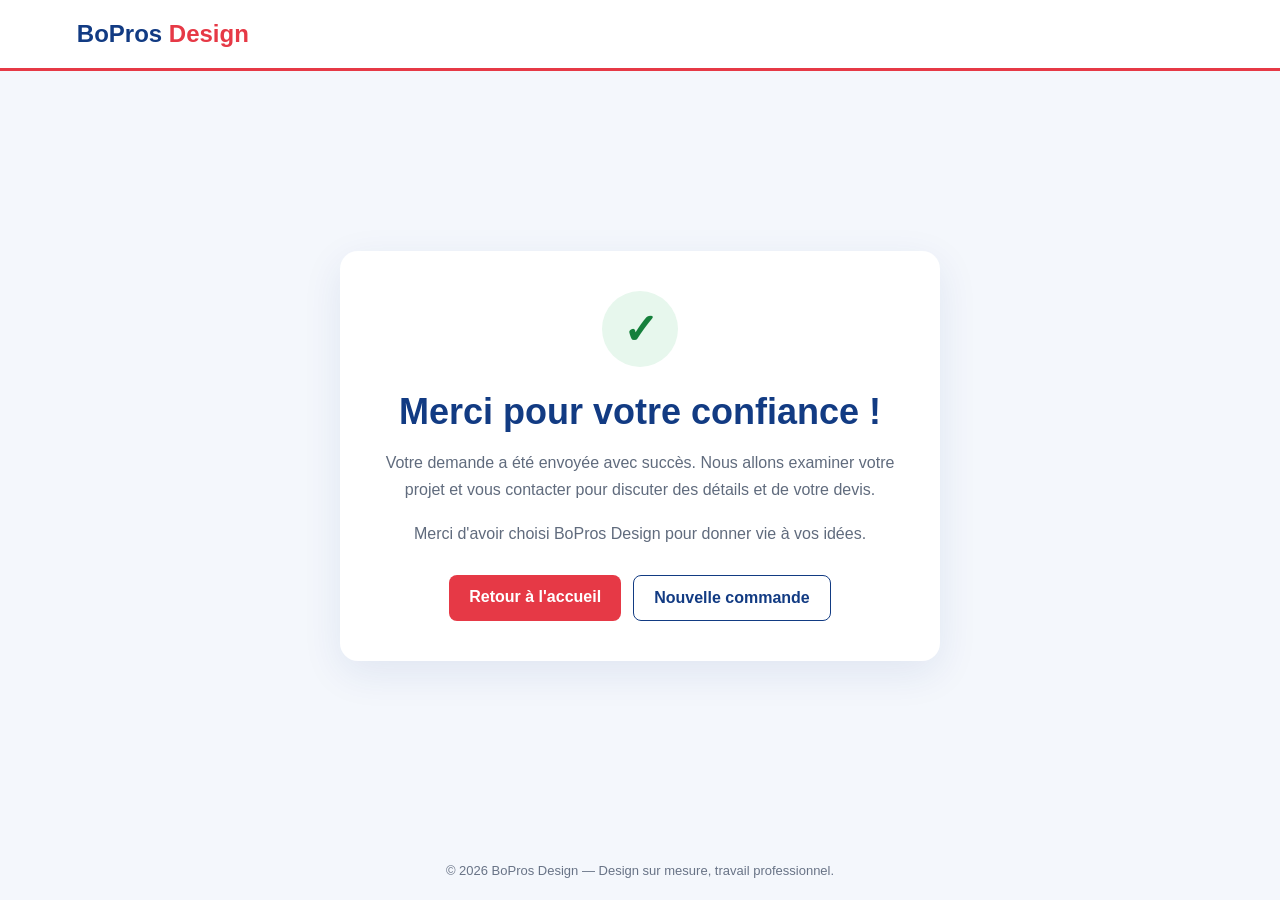
<file: confirmation.html>
<!DOCTYPE html>
<html lang="fr">
<head>
    <link rel="icon" type="image/jpeg" href="images/mon-logo.jpg">
    
  <meta charset="UTF-8">
  <meta name="viewport" content="width=device-width, initial-scale=1.0">
  <meta name="theme-color" content="#123b83">
  <title>Demande envoyée | BoPros Design</title>

  <style>
    :root {
      --blue: #123b83;
      --red: #e63946;
      --light: #f4f7fc;
      --text: #20283a;
    }

    * {
      box-sizing: border-box;
    }

    body {
      margin: 0;
      min-height: 100vh;
      display: flex;
      flex-direction: column;
      font-family: Arial, sans-serif;
      background: var(--light);
      color: var(--text);
    }

    header {
      padding: 20px 6%;
      background: white;
      border-bottom: 3px solid var(--red);
    }

    .brand {
      color: var(--blue);
      font-size: 24px;
      font-weight: 800;
      text-decoration: none;
    }

    .brand span {
      color: var(--red);
    }

    main {
      flex: 1;
      display: grid;
      place-items: center;
      padding: 40px 18px;
    }

    .confirmation {
      width: 100%;
      max-width: 600px;
      padding: 40px 25px;
      background: white;
      border-radius: 18px;
      text-align: center;
      box-shadow: 0 12px 40px rgba(18, 59, 131, 0.09);
    }

    .check {
      width: 76px;
      height: 76px;
      display: grid;
      place-items: center;
      margin: 0 auto 24px;
      border-radius: 50%;
      background: #e7f7ed;
      color: #16803c;
      font-size: 42px;
      font-weight: bold;
    }

    h1 {
      margin: 0 0 16px;
      color: var(--blue);
      font-size: clamp(27px, 5vw, 36px);
    }

    p {
      color: #606b7d;
      line-height: 1.7;
    }

    .buttons {
      display: flex;
      flex-wrap: wrap;
      justify-content: center;
      gap: 12px;
      margin-top: 28px;
    }

    .button {
      display: inline-block;
      padding: 13px 20px;
      border-radius: 8px;
      text-decoration: none;
      font-weight: bold;
      transition: transform 0.2s;
    }

    .button:hover {
      transform: translateY(-2px);
    }

    .primary {
      background: var(--red);
      color: white;
    }

    .secondary {
      border: 1px solid var(--blue);
      color: var(--blue);
    }

    footer {
      padding: 22px 15px;
      text-align: center;
      color: #687386;
      font-size: 13px;
    }
  </style>
  
</head>

<body>
  <header>
    <a href="index.html" class="brand">
      BoPros <span>Design</span>
    </a>
  </header>

  <main>
    <section class="confirmation">
      <div class="check" aria-hidden="true">✓</div>

      <h1>Merci pour votre confiance !</h1>

      <p>
        Votre demande a été envoyée avec succès.
        Nous allons examiner votre projet et vous contacter
        pour discuter des détails et de votre devis.
      </p>

      <p>
        Merci d'avoir choisi BoPros Design pour donner vie
        à vos idées.
      </p>

      <div class="buttons">
        <a href="index.html" class="button primary">
          Retour à l'accueil
        </a>

        <a href="commande.html" class="button secondary">
          Nouvelle commande
        </a>
      </div>
    </section>
  </main>

  <footer>
    © 2026 BoPros Design — Design sur mesure, travail professionnel.
  </footer>
</body>
</html>
</file>
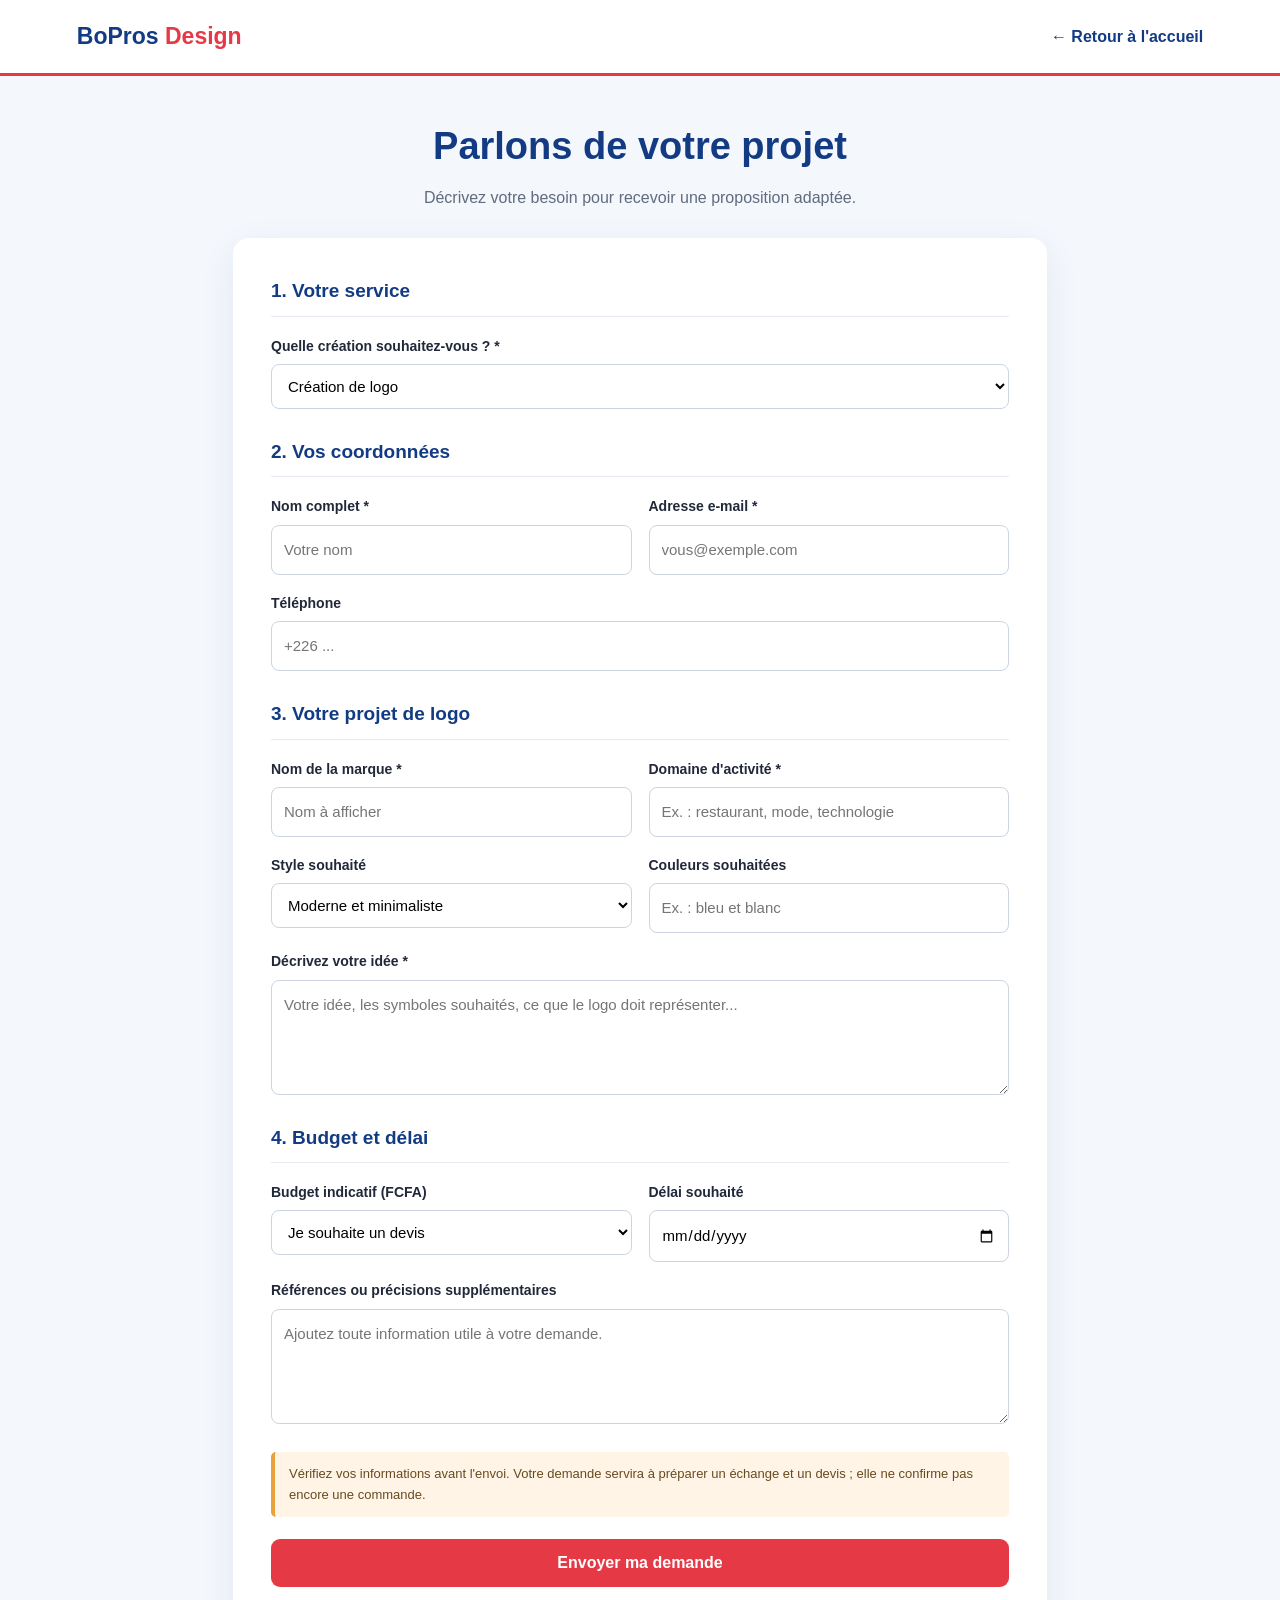
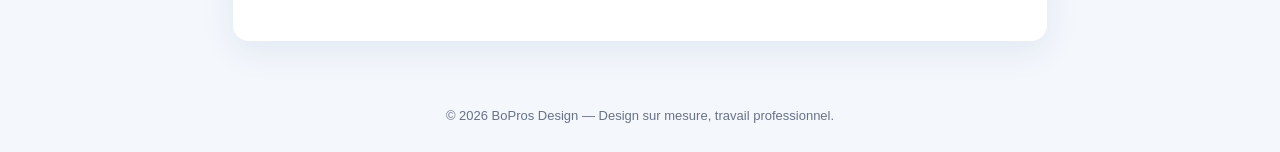
<file: Images/commande.html>
<!DOCTYPE html>
<html lang="fr">
<head>
  <link rel="icon" type="image/jpeg" href="images/mon-logo.jpg">
  <meta charset="UTF-8">
  <meta name="viewport" content="width=device-width, initial-scale=1.0">
  <meta name="theme-color" content="#123b83">
  <title>Commander une création | BoPros Design</title>

  <style>
    :root {
      --blue: #123b83;
      --red: #e63946;
      --light: #f4f7fc;
      --text: #20283a;
    }

    * {
      box-sizing: border-box;
    }

    body {
      margin: 0;
      font-family: Arial, sans-serif;
      background: var(--light);
      color: var(--text);
      line-height: 1.6;
    }

    header {
      background: white;
      border-bottom: 3px solid var(--red);
      padding: 18px 6%;
      display: flex;
      justify-content: space-between;
      align-items: center;
      gap: 16px;
    }

    .brand {
      color: var(--blue);
      font-size: 23px;
      font-weight: 800;
      text-decoration: none;
    }

    .brand span {
      color: var(--red);
    }

    .back-link {
      color: var(--blue);
      text-decoration: none;
      font-weight: 600;
    }

    main {
      max-width: 850px;
      margin: 40px auto;
      padding: 0 18px;
    }

    .intro {
      text-align: center;
      margin-bottom: 28px;
    }

    .intro h1 {
      color: var(--blue);
      font-size: clamp(27px, 5vw, 38px);
      margin-bottom: 8px;
    }

    .intro p {
      color: #606b7d;
      margin: 0;
    }

    form {
      background: white;
      padding: clamp(20px, 5vw, 38px);
      border-radius: 16px;
      box-shadow: 0 10px 35px rgba(18, 59, 131, 0.08);
    }

    .form-section {
      margin-bottom: 28px;
    }

    .form-section h2 {
      color: var(--blue);
      font-size: 19px;
      margin: 0 0 18px;
      padding-bottom: 9px;
      border-bottom: 1px solid #e6eaf1;
    }

    .fields {
      display: grid;
      grid-template-columns: repeat(2, minmax(0, 1fr));
      gap: 17px;
    }

    .field {
      display: flex;
      flex-direction: column;
      gap: 7px;
      min-width: 0;
    }

    .full {
      grid-column: 1 / -1;
    }

    label {
      font-weight: 600;
      font-size: 14px;
    }

    input, select, textarea {
      width: 100%;
      padding: 12px;
      border: 1px solid #ccd4e1;
      border-radius: 8px;
      font: inherit;
      font-size: 15px;
      background: white;
    }

    input:focus, select:focus, textarea:focus {
      outline: 2px solid #b8ccf7;
      border-color: var(--blue);
    }

    textarea {
      min-height: 115px;
      resize: vertical;
    }

    .hint {
      color: #687386;
      font-size: 12px;
    }

    .service-fields {
      display: none;
    }

    .service-fields.active {
      display: block;
    }

    .submit-button {
      width: 100%;
      padding: 15px;
      border: 0;
      border-radius: 9px;
      background: var(--red);
      color: white;
      font-size: 16px;
      font-weight: 700;
      cursor: pointer;
      transition: background 0.2s, transform 0.2s;
    }

    .submit-button:hover {
      background: #c92635;
      transform: translateY(-2px);
    }

    .notice {
      background: #fff4e5;
      border-left: 4px solid #e9a23b;
      padding: 12px 14px;
      border-radius: 5px;
      color: #664b20;
      font-size: 13px;
      margin-bottom: 22px;
    }

    footer {
      text-align: center;
      padding: 25px 15px;
      color: #687386;
      font-size: 13px;
    }

    @media (max-width: 600px) {
      header {
        padding: 15px 18px;
      }

      .brand {
        font-size: 20px;
      }

      main {
        margin-top: 25px;
      }

      .fields {
        grid-template-columns: 1fr;
      }

      .full {
        grid-column: auto;
      }
    }
  </style>
  
</head>

<body>

  <header>
    <a href="index.html" class="brand">BoPros <span>Design</span></a>
    <a href="index.html" class="back-link">← Retour à l'accueil</a>
  </header>

  <main>
    <div class="intro">
      <h1>Parlons de votre projet</h1>
      <p>Décrivez votre besoin pour recevoir une proposition adaptée.</p>
    </div>

    
<form id="orderForm" action="https://formsubmit.co/boprosdesign1@gmail.com" method="POST">
  <input type="hidden" name="_subject" value="Nouvelle demande - BoPros Design">
  <input type="hidden" name="_template" value="table">

  <input type="hidden" name="_next" value="https://fortuneyameogo77-afk.github.io/BoPros-Design/confirmation.html">

      <div class="form-section">
        <h2>1. Votre service</h2>

        <div class="field">
          <label for="service">Quelle création souhaitez-vous ? *</label>
          <select id="service" name="service" required>
            <option value="logo">Création de logo</option>
            <option value="affiche">Affiche publicitaire</option>
            <option value="flyer">Flyer</option>
            <option value="carte">Carte de visite</option>
            <option value="autre">Autre création graphique</option>
          </select>
        </div>
      </div>

      <div class="form-section">
        <h2>2. Vos coordonnées</h2>

        <div class="fields">
          <div class="field">
            <label for="clientName">Nom complet *</label>
            <input id="clientName" name="clientName" required
                   autocomplete="name" placeholder="Votre nom">
          </div>

          <div class="field">
            <label for="clientEmail">Adresse e-mail *</label>
            <input id="clientEmail" name="clientEmail" type="email"
                   required autocomplete="email"
                   placeholder="vous@exemple.com">
          </div>

          <div class="field full">
            <label for="clientPhone">Téléphone</label>
            <input id="clientPhone" name="clientPhone" type="tel"
                   autocomplete="tel" placeholder="+226 ...">
          </div>
        </div>
      </div>

      <div id="logoFields" class="service-fields active form-section">
        <h2>3. Votre projet de logo</h2>

        <div class="fields">
          <div class="field">
            <label for="brandName">Nom de la marque *</label>
            <input id="brandName" name="brandName"
                   data-required="true" placeholder="Nom à afficher">
          </div>

          <div class="field">
            <label for="brandActivity">Domaine d'activité *</label>
            <input id="brandActivity" name="brandActivity"
                   data-required="true"
                   placeholder="Ex. : restaurant, mode, technologie">
          </div>

          <div class="field">
            <label for="logoStyle">Style souhaité</label>
            <select id="logoStyle" name="logoStyle">
              <option>Moderne et minimaliste</option>
              <option>Élégant et professionnel</option>
              <option>Créatif et original</option>
              <option>Luxe</option>
              <option>Je laisse le designer choisir</option>
            </select>
          </div>

          <div class="field">
            <label for="logoColors">Couleurs souhaitées</label>
            <input id="logoColors" name="logoColors"
                   placeholder="Ex. : bleu et blanc">
          </div>

          <div class="field full">
            <label for="logoDescription">Décrivez votre idée *</label>
            <textarea id="logoDescription" name="logoDescription"
                      data-required="true"
                      placeholder="Votre idée, les symboles souhaités, ce que le logo doit représenter..."></textarea>
          </div>
        </div>
      </div>

      <div id="afficheFields" class="service-fields form-section">
        <h2>3. Votre affiche publicitaire</h2>

        <div class="fields">
          <div class="field">
            <label for="afficheSubject">Sujet de l'affiche *</label>
            <input id="afficheSubject" name="afficheSubject"
                   data-required="true"
                   placeholder="Ex. : lancement, concert, promotion">
          </div>

          <div class="field">
            <label for="afficheFormat">Format souhaité</label>
            <select id="afficheFormat" name="afficheFormat">
              <option>A4</option>
              <option>A3</option>
              <option>Format réseaux sociaux</option>
              <option>Grand format</option>
              <option>À conseiller</option>
            </select>
          </div>

          <div class="field">
            <label for="afficheDate">Date de l'événement</label>
            <input id="afficheDate" name="afficheDate"
                   placeholder="Si applicable">
          </div>

          <div class="field">
            <label for="afficheColors">Couleurs souhaitées</label>
            <input id="afficheColors" name="afficheColors"
                   placeholder="Couleurs préférées">
          </div>

          <div class="field full">
            <label for="afficheText">Textes et informations à afficher *</label>
            <textarea id="afficheText" name="afficheText"
                      data-required="true"
                      placeholder="Titre, prix, lieu, contacts, offre, etc."></textarea>
          </div>
        </div>
      </div>

      <div id="flyerFields" class="service-fields form-section">
        <h2>3. Votre flyer</h2>

        <div class="fields">
          <div class="field">
            <label for="flyerPurpose">Objectif du flyer *</label>
            <input id="flyerPurpose" name="flyerPurpose"
                   data-required="true"
                   placeholder="Ex. : présenter vos services">
          </div>

          <div class="field">
            <label for="flyerFormat">Format souhaité</label>
            <select id="flyerFormat" name="flyerFormat">
              <option>A5</option>
              <option>A4</option>
              <option>Format carré</option>
              <option>Format numérique</option>
              <option>À conseiller</option>
            </select>
          </div>

          <div class="field full">
            <label for="flyerText">Texte et informations à intégrer *</label>
            <textarea id="flyerText" name="flyerText"
                      data-required="true"
                      placeholder="Présentez les textes, prix, contacts et informations importantes."></textarea>
          </div>

          <div class="field full">
            <label for="flyerStyle">Style souhaité</label>
            <input id="flyerStyle" name="flyerStyle"
                   placeholder="Ex. : moderne, sobre, coloré">
          </div>
        </div>
      </div>

      <div id="carteFields" class="service-fields form-section">
        <h2>3. Votre carte de visite</h2>

        <div class="fields">
          <div class="field">
            <label for="cardName">Nom à afficher *</label>
            <input id="cardName" name="cardName"
                   data-required="true" placeholder="Nom et prénom">
          </div>

          <div class="field">
            <label for="cardPosition">Fonction</label>
            <input id="cardPosition" name="cardPosition"
                   placeholder="Ex. : directeur, commerçant">
          </div>

          <div class="field">
            <label for="cardPhone">Téléphone à afficher *</label>
            <input id="cardPhone" name="cardPhone"
                   data-required="true" placeholder="Numéro professionnel">
          </div>

          <div class="field">
            <label for="cardEmail">E-mail à afficher</label>
            <input id="cardEmail" name="cardEmail" type="email"
                   placeholder="Adresse professionnelle">
          </div>

          <div class="field full">
            <label for="cardOther">Autres informations</label>
            <textarea id="cardOther" name="cardOther"
                      placeholder="Adresse, réseaux sociaux, slogan, couleurs..."></textarea>
          </div>
        </div>
      </div>

      <div id="autreFields" class="service-fields form-section">
        <h2>3. Votre autre création</h2>

        <div class="field">
          <label for="otherType">Type de création *</label>
          <input id="otherType" name="otherType"
                 data-required="true"
                 placeholder="Ex. : bannière, invitation, couverture">
        </div>

        <div class="field" style="margin-top: 17px;">
          <label for="otherDescription">Décrivez votre besoin *</label>
          <textarea id="otherDescription" name="otherDescription"
                    data-required="true"
                    placeholder="Expliquez ce que vous souhaitez obtenir."></textarea>
        </div>
      </div>

      <div class="form-section">
        <h2>4. Budget et délai</h2>

        <div class="fields">
          <div class="field">
            <label for="budget">Budget indicatif (FCFA)</label>
            <select id="budget" name="budget">
              <option value="">Je souhaite un devis</option>
              <option>Moins de 5 000 FCFA</option>
              <option>5 000 à 10 000 FCFA</option>
              <option>10 000 à 25 000 FCFA</option>
              <option>25 000 à 50 000 FCFA</option>
              <option>Plus de 50 000 FCFA</option>
            </select>
          </div>

          <div class="field">
            <label for="deadline">Délai souhaité</label>
            <input id="deadline" name="deadline" type="date">
          </div>

          <div class="field full">
            <label for="references">Références ou précisions supplémentaires</label>
            <textarea id="references" name="references"
                      placeholder="Ajoutez toute information utile à votre demande."></textarea>
          </div>
        </div>
      </div>

      <div class="notice">
        Vérifiez vos informations avant l'envoi. Votre demande servira à préparer
        un échange et un devis ; elle ne confirme pas encore une commande.
      </div>

      <button type="submit" class="submit-button">
        Envoyer ma demande
      </button>

      <p id="formMessage" role="status" aria-live="polite"></p>
    </form>
  </main>

  <footer>
    © 2026 BoPros Design — Design sur mesure, travail professionnel.
  </footer>

  <script>
    const serviceSelect = document.getElementById("service");
    const serviceSections = document.querySelectorAll(".service-fields");
    const orderForm = document.getElementById("orderForm");
    const formMessage = document.getElementById("formMessage");

    function updateServiceFields() {
      const selected = serviceSelect.value;

      serviceSections.forEach((section) => {
        const active = section.id === selected + "Fields";

        section.classList.toggle("active", active);

        section.querySelectorAll("input, select, textarea").forEach((field) => {
          field.disabled = !active;
          field.required = active && field.dataset.required === "true";
        });
      });
    }

    serviceSelect.addEventListener("change", updateServiceFields);

    const params = new URLSearchParams(window.location.search);
    const requestedService = params.get("service");

    if (["logo", "affiche", "flyer", "carte", "autre"].includes(requestedService)) {
      serviceSelect.value = requestedService;
    }

    updateServiceFields();

   
  </script>

</body>
</html>
</file>
<file: css/style.css>
:root {
  --blue: #102b65;
  --blue-light: #1d4ca5;
  --red: #e53945;
  --white: #ffffff;
  --light: #f4f6fb;
  --text: #20283a;
  --muted: #697386;
}

* {
  box-sizing: border-box;
  margin: 0;
  padding: 0;
}

html {
  scroll-behavior: smooth;
  scroll-padding-top: 90px;
}

body {
  font-family: "Segoe UI", Arial, sans-serif;
  color: var(--text);
  line-height: 1.7;
  background: var(--white);
}

a {
  text-decoration: none;
  color: inherit;
}

.header {
  min-height: 78px;
  padding: 15px 7%;
  display: flex;
  align-items: center;
  justify-content: space-between;
  gap: 25px;
  background: white;
  position: sticky;
  top: 0;
  z-index: 10;
  box-shadow: 0 3px 18px #102b6510;
}

.brand {
  display: inline-flex;
  align-items: center;
  gap: 10px;
  color: var(--blue);
  font-size: 22px;
  font-weight: 800;
  white-space: nowrap;
}


.brand-icon {
  display: block;
  width: 55px;
  height: 55px;
  object-fit: contain;
  object-position: center;
  border-radius: 0;
  background: transparent;
  border: none;
  flex-shrink: 0;
}

.red {
  color: var(--red);
}

.nav {
  display: flex;
  align-items: center;
  gap: 27px;
}

.nav a {
  font-size: 14px;
  font-weight: 600;
  transition: color 0.2s;
}

.nav a:hover {
  color: var(--red);
}

.nav .nav-contact {
  color: white;
  background: var(--blue);
  padding: 10px 20px;
  border-radius: 7px;
}

.menu-toggle {
  display: none;
  font-size: 26px;
  background: none;
  border: 0;
  color: var(--blue);
  cursor: pointer;
}

.hero {
  padding: 85px 8%;
  min-height: 570px;
  display: grid;
  grid-template-columns: 1.1fr 0.9fr;
  align-items: center;
  gap: 55px;
  overflow: hidden;
  background:
    radial-gradient(circle at 90% 10%, #dce7ff 0, transparent 32%),
    linear-gradient(135deg, #f7f9ff, #ffffff);
}

.eyebrow {
  font-size: 12px;
  font-weight: 800;
  letter-spacing: 2px;
  color: var(--red);
  margin-bottom: 14px;
}

.hero h1 {
  color: var(--blue);
  font-size: clamp(36px, 4.5vw, 58px);
  line-height: 1.15;
  letter-spacing: -1.5px;
  max-width: 650px;
}

.hero h1 span {
  color: var(--red);
}

.hero-text {
  max-width: 540px;
  color: var(--muted);
  margin: 22px 0 30px;
  font-size: 16px;
}

.hero-buttons {
  display: flex;
  gap: 13px;
  flex-wrap: wrap;
}

.button {
  display: inline-flex;
  align-items: center;
  justify-content: center;
  text-align: center;
  padding: 13px 20px;
  border-radius: 7px;
  font-weight: 700;
  font-size: 14px;
  transition: transform 0.2s, background 0.2s;
}

.button:hover {
  transform: translateY(-3px);
}

.primary {
  color: white;
  background: var(--red);
}

.primary:hover {
  background: #c82735;
}

.secondary {
  color: var(--blue);
  border: 1px solid #cdd6e9;
  background: white;
}

.hero-art {
  min-height: 350px;
  position: relative;
  display: grid;
  place-items: center;
}

.art-card {
  width: 245px;
  min-height: 300px;
  padding: 24px;
  position: absolute;
  box-shadow: 0 22px 60px #102b6525;
}

.card-one {
  background: var(--blue);
  color: white;
  transform: rotate(-7deg) translateX(-25px);
  z-index: 2;
}

.art-label {
  font-size: 9px;
  letter-spacing: 2px;
}

.art-circle {
  width: 95px;
  height: 95px;
  border-radius: 50%;
  border: 5px solid var(--red);
  display: grid;
  place-items: center;
  margin: 24px auto 15px;
  font-size: 48px;
  font-weight: 900;
}

.card-one h2 {
  text-align: center;
  line-height: 1.3;
  font-size: 22px;
}

.art-line {
  display: block;
  height: 4px;
  width: 48px;
  margin: 15px auto;
  background: var(--red);
}

.card-one p {
  text-align: center;
  font-size: 9px;
  letter-spacing: 3px;
}

.card-two {
  background: var(--red);
  color: white;
  transform: rotate(9deg) translate(65px, 12px);
  z-index: 1;
  display: flex;
  flex-direction: column;
  justify-content: space-between;
}

.card-two > span {
  font-size: 10px;
  letter-spacing: 2px;
}

.card-two strong {
  font-size: 29px;
  line-height: 1.2;
}

.card-two strong span {
  color: #ffd9dd;
}

.art-shape {
  width: 75px;
  height: 8px;
  background: white;
  transform: skew(-35deg);
}

.section {
  padding: 85px 8%;
}

.section-heading {
  text-align: center;
  margin: 0 auto 42px;
  max-width: 650px;
}

.section-heading h2,
.about h2 {
  color: var(--blue);
  font-size: clamp(29px, 3vw, 40px);
  line-height: 1.25;
  margin-bottom: 12px;
}

.section-heading > p:last-child {
  color: var(--muted);
}

.service-grid {
  display: grid;
  grid-template-columns: repeat(3, minmax(0, 1fr));
  gap: 24px;
}

.service-card {
  padding: 30px 25px;
  border: 1px solid #e8ecf4;
  border-radius: 12px;
  background: white;
  transition: transform 0.2s, box-shadow 0.2s;
}

.service-card:hover {
  transform: translateY(-6px);
  box-shadow: 0 15px 35px #102b6510;
}

.service-icon {
  display: grid;
  place-items: center;
  width: 55px;
  height: 55px;
  border-radius: 12px;
  color: var(--red);
  background: #fff0f1;
  font-size: 30px;
  margin-bottom: 20px;
}

.service-card h3 {
  color: var(--blue);
  font-size: 19px;
  margin-bottom: 9px;
}

.service-card p {
  color: var(--muted);
  font-size: 14px;
}

.portfolio {
  background: var(--light);
}

.portfolio-grid {
  display: grid;
  grid-template-columns: repeat(3, minmax(0, 1fr));
  gap: 24px;
}

.portfolio-item {
  background: white;
  border-radius: 12px;
  overflow: hidden;
  border: 1px solid #e7eaf1;
}

.portfolio-logo,
.portfolio-poster,
.portfolio-card {
  min-height: 260px;
  display: grid;
  place-items: center;
  padding: 24px;
}

.portfolio-logo {
  background: linear-gradient(140deg, #102b65, #2753a3);
}

.sample-logo {
  width: 125px;
  height: 125px;
  display: grid;
  place-items: center;
  border: 5px solid white;
  border-radius: 50%;
  color: white;
  font-size: 54px;
  font-weight: 900;
}

.sample-logo span {
  color: #ff6973;
}

.portfolio-poster {
  background: #e53945;
  color: white;
}

.poster-preview {
  text-align: left;
  width: 100%;
}

.poster-preview > span:first-child {
  font-size: 13px;
  letter-spacing: 4px;
}

.poster-preview strong {
  display: block;
  font-size: clamp(25px, 3vw, 36px);
  line-height: 1.05;
  margin: 12px 0;
}

.poster-line {
  display: block;
  height: 5px;
  width: 55px;
  background: white;
  margin: 18px 0;
}

.poster-preview small {
  font-size: 9px;
  letter-spacing: 2px;
}

.portfolio-card {
  background: #e8edfa;
}

.business-card {
  width: 100%;
  padding: 22px 15px;
  background: var(--blue);
  color: white;
  border-radius: 5px;
  box-shadow: 0 10px 25px #102b6520;
  position: relative;
  overflow: hidden;
}

.mini-logo {
  display: grid;
  place-items: center;
  width: 35px;
  height: 35px;
  border: 2px solid var(--red);
  border-radius: 50%;
  margin-bottom: 15px;
  font-weight: 900;
}

.business-card strong,
.business-card small {
  display: block;
}

.business-card strong {
  font-size: 17px;
}

.business-card small {
  font-size: 9px;
  letter-spacing: 1px;
  margin-top: 5px;
}

.card-stripe {
  position: absolute;
  right: -15px;
  bottom: -30px;
  width: 80px;
  height: 120px;
  background: var(--red);
  transform: rotate(35deg);
}

.portfolio-caption {
  padding: 17px 20px 20px;
}

.portfolio-caption h3 {
  color: var(--blue);
  font-size: 16px;
}

.portfolio-caption p,
.portfolio-note {
  color: var(--muted);
  font-size: 13px;
}

.portfolio-note {
  text-align: center;
  margin-top: 24px;
}

.about {
  padding: 80px 10%;
  display: grid;
  grid-template-columns: 190px 1fr;
  align-items: center;
  gap: 45px;
}

.about-mark {
  width: 160px;
  height: 160px;
  border-radius: 50%;
  background: var(--white);
  border: 8px solid #e8edfa;
  outline: 3px solid var(--red);
  color: white;
  font-size: 65px;
  font-weight: 900;
  display: grid;
  place-items: center;
}

.about-mark span {
  color: #ff6570;
}

.about p:not(.eyebrow) {
  color: var(--muted);
  margin-top: 13px;
}

.about .about-slogan {
  color: var(--red) !important;
  font-size: 12px;
  font-weight: 800;
  letter-spacing: 1px;
}

.contact {
  background: var(--light);
}

.contact-panel {
  max-width: 800px;
  margin: auto;
  padding: 32px;
  border-radius: 14px;
  background: white;
  box-shadow: 0 12px 35px #102b6510;
  display: flex;
  justify-content: space-between;
  align-items: center;
  gap: 25px;
}

.contact-label {
  color: var(--red);
  font-size: 11px;
  letter-spacing: 1.5px;
  font-weight: 800;
}

.contact-panel h3 {
  color: var(--blue);
  font-size: 27px;
  margin: 5px 0;
}

.contact-panel p {
  color: var(--muted);
  font-size: 14px;
}

.footer {
  padding: 35px 7%;
  display: flex;
  justify-content: space-between;
  align-items: center;
  gap: 20px;
  flex-wrap: wrap;
  background: #0b1d43;
  color: #cbd4e7;
  font-size: 12px;
}

.footer .brand {
  color: white;
}

.whatsapp-float {
  position: fixed;
  bottom: 22px;
  right: 22px;
  z-index: 20;
  width: 55px;
  height: 55px;
  display: grid;
  place-items: center;
  background: #20b965;
  color: white;
  border-radius: 50%;
  font-weight: 900;
  box-shadow: 0 5px 20px #0002;
}

@media (max-width: 900px) {
  .header {
    padding: 14px 5%;
  }

  .nav {
    gap: 15px;
  }

  .hero {
    padding: 65px 6%;
    gap: 20px;
  }

  .section {
    padding: 70px 6%;
  }

  .about {
    padding: 70px 7%;
  }
}

@media (max-width: 700px) {
  .header {
    min-height: 70px;
  }

  .menu-toggle {
    display: block;
  }

  .nav {
    display: none;
    position: absolute;
    top: 70px;
    left: 0;
    right: 0;
    padding: 20px 7%;
    background: white;
    box-shadow: 0 12px 20px #102b6510;
    align-items: stretch;
    flex-direction: column;
  }

  .nav.open {
    display: flex;
  }

  .nav a {
    padding: 8px 0;
  }

  .nav .nav-contact {
    text-align: center;
  }

  .hero {
    grid-template-columns: 1fr;
    padding: 60px 7% 40px;
  }

  .hero h1 {
    font-size: 40px;
  }

  .hero-art {
    min-height: 330px;
    margin-top: 10px;
  }

  .service-grid,
  .portfolio-grid {
    grid-template-columns: 1fr;
  }

  .portfolio-logo,
  .portfolio-poster,
  .portfolio-card {
    min-height: 240px;
  }

  .about {
    grid-template-columns: 1fr;
    gap: 30px;
  }

  .about-mark {
    width: 120px;
    height: 120px;
    font-size: 48px;
  }

  .contact-panel {
    align-items: flex-start;
    flex-direction: column;
    padding: 25px;
  }

  .contact-panel h3 {
    font-size: 23px;
  }

  .footer {
    flex-direction: column;
    text-align: center;
  }
}

.portfolio-image {
  display: block;
  width: 100%;
  height: 260px;
  object-fit: contain;
  padding: 12px;
  background: #ffffff;
}

.portfolio-item {
  height: 100%;
}

.portfolio-caption {
  border-top: 1px solid #e8ecf4;
}

@media (max-width: 700px) {
  .portfolio-image {
    height: 280px;
  }
}

/* ===== AMELIORATIONS PROFESSIONNELLES ===== */

/* Défilement fluide */
html {
  scroll-behavior: smooth;
}

/* Apparence des cartes du portfolio */
.portfolio-item {
  overflow: hidden;
  border-radius: 14px;
  transition: transform 0.3s ease, box-shadow 0.3s ease;
}

.portfolio-item:hover {
  transform: translateY(-7px);
  box-shadow: 0 14px 30px rgba(16, 42, 90, 0.15);
}

/* Zoom léger sur les créations */
.portfolio-image {
  transition: transform 0.4s ease;
}

.portfolio-item:hover .portfolio-image {
  transform: scale(1.04);
}

/* Boutons plus dynamiques */
.btn {
  transition: transform 0.25s ease, box-shadow 0.25s ease;
}

.btn:hover {
  transform: translateY(-3px);
  box-shadow: 0 8px 18px rgba(20, 40, 90, 0.18);
}

/* Cartes de services */
.service-card {
  transition: transform 0.3s ease, box-shadow 0.3s ease;
}

.service-card:hover {
  transform: translateY(-5px);
  box-shadow: 0 12px 25px rgba(20, 40, 90, 0.10);
}

/* Adaptation aux personnes qui limitent les animations */
@media (prefers-reduced-motion: reduce) {
  html {
    scroll-behavior: auto;
  }

  *,
  *::before,
  *::after {
    animation-duration: 0.01ms !important;
    transition-duration: 0.01ms !important;
  }
}


/* ===== ANIMATIONS D'APPARITION ===== */

.reveal {
  opacity: 0;
  transform: translateY(25px);
  transition:
    opacity 0.7s ease,
    transform 0.7s ease;
}

.reveal.visible {
  opacity: 1;
  transform: translateY(0);
}

/* Désactiver les mouvements si nécessaire */
@media (prefers-reduced-motion: reduce) {
  .reveal {
    opacity: 1;
    transform: none;
    transition: none;
  }
}


/* ===== RESPONSIVE : TELEPHONES ET TABLETTES ===== */

img {
  max-width: 100%;
}

/* Tablettes et petits écrans */
@media (max-width: 900px) {
  .portfolio-grid {
    grid-template-columns: repeat(2, minmax(0, 1fr));
  }

  .services-grid {
    grid-template-columns: repeat(2, minmax(0, 1fr));
  }
}

/* Téléphones */
@media (max-width: 600px) {
  .portfolio-grid,
  .services-grid {
    grid-template-columns: 1fr;
  }

  .portfolio-image {
    height: 250px;
  }

  .portfolio-item:hover {
    transform: none;
  }

  .portfolio-item:hover .portfolio-image {
    transform: none;
  }

  .btn {
    max-width: 100%;
  }

  section {
    padding-left: 16px;
    padding-right: 16px;
  }
}

/* ===== BoPros AI ===== */

.bopros-ai-toggle {
  position: fixed;
  right: 24px;
  bottom: 90px;
  z-index: 1000;
  display: flex;
  align-items: center;
  gap: 10px;
  padding: 10px 16px 10px 10px;
  border: none;
  border-radius: 40px;
  background: #174ea6;
  color: white;
  box-shadow: 0 5px 20px #17203335;
  cursor: pointer;
  font-weight: bold;
}

.ai-icon {
  width: 42px;
  height: 42px;
  display: grid;
  place-items: center;
  border-radius: 50%;
  background: white;
  color: #174ea6;
  border-bottom: 3px solid #e63946;
}

.ai-label {
  font-size: 14px;
}

.bopros-ai-toggle:hover {
  background: #102f68;
}

.bopros-ai-window {
  position: fixed;
  right: 24px;
  bottom: 155px;
  z-index: 1001;
  width: 370px;
  height: 540px;
  max-height: calc(100vh - 180px);
  overflow: hidden;
  border-radius: 18px;
  background: white;
  box-shadow: 0 10px 40px #17203340;
}

.bopros-ai-window[hidden] {
  display: none;
}

.bopros-ai-window-header {
  display: flex;
  align-items: center;
  justify-content: space-between;
  padding: 14px 16px;
  background: #174ea6;
  color: white;
}

.bopros-ai-window-header p {
  margin-top: 4px;
  font-size: 12px;
  color: #dce7ff;
}

.bopros-ai-window-header button {
  border: none;
  background: transparent;
  color: white;
  font-size: 28px;
  cursor: pointer;
}

.bopros-ai-window iframe {
  display: block;
  width: 100%;
  height: calc(100% - 65px);
  border: none;
}

@media (max-width: 480px) {
 
.bopros-ai-toggle {
  position: fixed;
  right: 24px;
  bottom: 90px;
  z-index: 1000;
  display: flex;
  align-items: center;
  gap: 10px;
  padding: 10px 16px 10px 10px;
  border: none;
  border-radius: 40px;
  background: #174ea6;
  color: white;
  box-shadow: 0 5px 20px #17203335;
  cursor: pointer;
  font-weight: bold;
}

.ai-icon {
  width: 42px;
  height: 42px;
  display: grid;
  place-items: center;
  border-radius: 50%;
  background: white;
  color: #174ea6;
  border-bottom: 3px solid #e63946;
}

.ai-label {
  font-size: 14px;
}

.bopros-ai-toggle:hover {
  background: #102f68;
}


  .bopros-ai-window {
    right: 10px;
    bottom: 135px;
    width: calc(100% - 20px);
    height: min(540px, calc(100vh - 155px));
  }
}
</file>
<file: assistant/style.css>
* {
  box-sizing: border-box;
  margin: 0;
  padding: 0;
}

:root {
  --blue: #174ea6;
  --red: #e63946;
  --background: #f3f6fb;
  --text: #172033;
}

body {
  min-height: 100vh;
  padding: 24px;
  display: grid;
  place-items: center;
  background: var(--background);
  color: var(--text);
  font-family: Arial, Helvetica, sans-serif;
}

.chat-app {
  width: 100%;
  max-width: 620px;
  height: min(760px, calc(100vh - 48px));
  min-height: 480px;
  display: flex;
  flex-direction: column;
  overflow: hidden;
  background: white;
  border-radius: 20px;
  box-shadow: 0 15px 50px #17203318;
}

.chat-header {
  display: flex;
  align-items: center;
  justify-content: space-between;
  gap: 12px;
  padding: 20px;
  color: white;
  background: linear-gradient(120deg, var(--blue), #102f68);
}

.brand {
  display: flex;
  align-items: center;
  gap: 12px;
}

.brand-logo {
  width: 46px;
  height: 46px;
  display: grid;
  place-items: center;
  border-radius: 14px;
  background: white;
  color: var(--blue);
  font-weight: 800;
  font-size: 19px;
  border-bottom: 4px solid var(--red);
}

.chat-header h1 {
  font-size: 20px;
  margin-bottom: 5px;
}

.chat-header p {
  color: #dce7ff;
  font-size: 12px;
}

.status {
  display: flex;
  align-items: center;
  gap: 6px;
  font-size: 12px;
}

.status span {
  width: 8px;
  height: 8px;
  background: #61e294;
  border-radius: 50%;
}

.messages {
  flex: 1;
  overflow-y: auto;
  padding: 24px 18px;
  display: flex;
  flex-direction: column;
  gap: 18px;
}

.message {
  display: flex;
  align-items: flex-start;
  gap: 10px;
  max-width: 90%;
}

.message.user {
  align-self: flex-end;
  flex-direction: row-reverse;
}

.avatar {
  width: 32px;
  height: 32px;
  flex-shrink: 0;
  display: grid;
  place-items: center;
  border-radius: 50%;
  background: var(--blue);
  color: white;
  font-size: 11px;
  font-weight: bold;
}

.message.user .avatar {
  background: var(--red);
}

.bubble {
  padding: 13px 15px;
  border-radius: 4px 16px 16px 16px;
  background: #f0f3f9;
  line-height: 1.5;
  font-size: 14px;
  overflow-wrap: anywhere;
}

.message.user .bubble {
  background: var(--blue);
  color: white;
  border-radius: 16px 4px 16px 16px;
}

.bubble p {
  margin-top: 7px;
}

.suggestions {
  display: flex;
  flex-wrap: wrap;
  gap: 8px;
  padding: 12px 18px;
}

.suggestions button {
  padding: 9px 12px;
  background: white;
  color: var(--blue);
  border: 1px solid #d5dfef;
  border-radius: 20px;
  cursor: pointer;
}

.suggestions button:hover {
  border-color: var(--red);
  color: var(--red);
}

.chat-form {
  display: flex;
  gap: 10px;
  padding: 14px 18px;
  border-top: 1px solid #e7ebf2;
}

.chat-form input {
  min-width: 0;
  flex: 1;
  padding: 13px 15px;
  border: 1px solid #dce2ec;
  border-radius: 12px;
  outline: none;
  font-size: 14px;
}

.chat-form input:focus {
  border-color: var(--blue);
}

.chat-form button {
  width: 46px;
  border: none;
  border-radius: 12px;
  background: var(--red);
  color: white;
  font-size: 22px;
  cursor: pointer;
}

.chat-form button:hover {
  background: #c92c39;
}

footer {
  padding: 0 12px 15px;
  color: #7a8497;
  font-size: 11px;
  text-align: center;
}

@media (max-width: 480px) {
  body {
    padding: 0;
  }

  .chat-app {
    height: 100vh;
    min-height: 0;
    border-radius: 0;
  }

  .chat-header {
    padding: 16px;
  }

  .status {
    font-size: 10px;
  }
}
</file>
<file: Images/css/style.css>
:root {
  --blue: #102b65;
  --blue-light: #1d4ca5;
  --red: #e53945;
  --white: #ffffff;
  --light: #f4f6fb;
  --text: #20283a;
  --muted: #697386;
}

* {
  box-sizing: border-box;
  margin: 0;
  padding: 0;
}

html {
  scroll-behavior: smooth;
  scroll-padding-top: 90px;
}

body {
  font-family: "Segoe UI", Arial, sans-serif;
  color: var(--text);
  line-height: 1.7;
  background: var(--white);
}

a {
  text-decoration: none;
  color: inherit;
}

.header {
  min-height: 78px;
  padding: 15px 7%;
  display: flex;
  align-items: center;
  justify-content: space-between;
  gap: 25px;
  background: white;
  position: sticky;
  top: 0;
  z-index: 10;
  box-shadow: 0 3px 18px #102b6510;
}

.brand {
  display: inline-flex;
  align-items: center;
  gap: 10px;
  color: var(--blue);
  font-size: 22px;
  font-weight: 800;
  white-space: nowrap;
}

.brand-icon {
  display: grid;
  place-items: center;
  width: 43px;
  height: 43px;
  border-radius: 50%;
  background: var(--blue);
  color: white;
  border: 3px solid var(--red);
  font-size: 24px;
}

.red {
  color: var(--red);
}

.nav {
  display: flex;
  align-items: center;
  gap: 27px;
}

.nav a {
  font-size: 14px;
  font-weight: 600;
  transition: color 0.2s;
}

.nav a:hover {
  color: var(--red);
}

.nav .nav-contact {
  color: white;
  background: var(--blue);
  padding: 10px 20px;
  border-radius: 7px;
}

.menu-toggle {
  display: none;
  font-size: 26px;
  background: none;
  border: 0;
  color: var(--blue);
  cursor: pointer;
}

.hero {
  padding: 85px 8%;
  min-height: 570px;
  display: grid;
  grid-template-columns: 1.1fr 0.9fr;
  align-items: center;
  gap: 55px;
  overflow: hidden;
  background:
    radial-gradient(circle at 90% 10%, #dce7ff 0, transparent 32%),
    linear-gradient(135deg, #f7f9ff, #ffffff);
}

.eyebrow {
  font-size: 12px;
  font-weight: 800;
  letter-spacing: 2px;
  color: var(--red);
  margin-bottom: 14px;
}

.hero h1 {
  color: var(--blue);
  font-size: clamp(36px, 4.5vw, 58px);
  line-height: 1.15;
  letter-spacing: -1.5px;
  max-width: 650px;
}

.hero h1 span {
  color: var(--red);
}

.hero-text {
  max-width: 540px;
  color: var(--muted);
  margin: 22px 0 30px;
  font-size: 16px;
}

.hero-buttons {
  display: flex;
  gap: 13px;
  flex-wrap: wrap;
}

.button {
  display: inline-flex;
  align-items: center;
  justify-content: center;
  text-align: center;
  padding: 13px 20px;
  border-radius: 7px;
  font-weight: 700;
  font-size: 14px;
  transition: transform 0.2s, background 0.2s;
}

.button:hover {
  transform: translateY(-3px);
}

.primary {
  color: white;
  background: var(--red);
}

.primary:hover {
  background: #c82735;
}

.secondary {
  color: var(--blue);
  border: 1px solid #cdd6e9;
  background: white;
}

.hero-art {
  min-height: 350px;
  position: relative;
  display: grid;
  place-items: center;
}

.art-card {
  width: 245px;
  min-height: 300px;
  padding: 24px;
  position: absolute;
  box-shadow: 0 22px 60px #102b6525;
}

.card-one {
  background: var(--blue);
  color: white;
  transform: rotate(-7deg) translateX(-25px);
  z-index: 2;
}

.art-label {
  font-size: 9px;
  letter-spacing: 2px;
}

.art-circle {
  width: 95px;
  height: 95px;
  border-radius: 50%;
  border: 5px solid var(--red);
  display: grid;
  place-items: center;
  margin: 24px auto 15px;
  font-size: 48px;
  font-weight: 900;
}

.card-one h2 {
  text-align: center;
  line-height: 1.3;
  font-size: 22px;
}

.art-line {
  display: block;
  height: 4px;
  width: 48px;
  margin: 15px auto;
  background: var(--red);
}

.card-one p {
  text-align: center;
  font-size: 9px;
  letter-spacing: 3px;
}

.card-two {
  background: var(--red);
  color: white;
  transform: rotate(9deg) translate(65px, 12px);
  z-index: 1;
  display: flex;
  flex-direction: column;
  justify-content: space-between;
}

.card-two > span {
  font-size: 10px;
  letter-spacing: 2px;
}

.card-two strong {
  font-size: 29px;
  line-height: 1.2;
}

.card-two strong span {
  color: #ffd9dd;
}

.art-shape {
  width: 75px;
  height: 8px;
  background: white;
  transform: skew(-35deg);
}

.section {
  padding: 85px 8%;
}

.section-heading {
  text-align: center;
  margin: 0 auto 42px;
  max-width: 650px;
}

.section-heading h2,
.about h2 {
  color: var(--blue);
  font-size: clamp(29px, 3vw, 40px);
  line-height: 1.25;
  margin-bottom: 12px;
}

.section-heading > p:last-child {
  color: var(--muted);
}

.service-grid {
  display: grid;
  grid-template-columns: repeat(3, minmax(0, 1fr));
  gap: 24px;
}

.service-card {
  padding: 30px 25px;
  border: 1px solid #e8ecf4;
  border-radius: 12px;
  background: white;
  transition: transform 0.2s, box-shadow 0.2s;
}

.service-card:hover {
  transform: translateY(-6px);
  box-shadow: 0 15px 35px #102b6510;
}

.service-icon {
  display: grid;
  place-items: center;
  width: 55px;
  height: 55px;
  border-radius: 12px;
  color: var(--red);
  background: #fff0f1;
  font-size: 30px;
  margin-bottom: 20px;
}

.service-card h3 {
  color: var(--blue);
  font-size: 19px;
  margin-bottom: 9px;
}

.service-card p {
  color: var(--muted);
  font-size: 14px;
}

.portfolio {
  background: var(--light);
}

.portfolio-grid {
  display: grid;
  grid-template-columns: repeat(3, minmax(0, 1fr));
  gap: 24px;
}

.portfolio-item {
  background: white;
  border-radius: 12px;
  overflow: hidden;
  border: 1px solid #e7eaf1;
}

.portfolio-logo,
.portfolio-poster,
.portfolio-card {
  min-height: 260px;
  display: grid;
  place-items: center;
  padding: 24px;
}

.portfolio-logo {
  background: linear-gradient(140deg, #102b65, #2753a3);
}

.sample-logo {
  width: 125px;
  height: 125px;
  display: grid;
  place-items: center;
  border: 5px solid white;
  border-radius: 50%;
  color: white;
  font-size: 54px;
  font-weight: 900;
}

.sample-logo span {
  color: #ff6973;
}

.portfolio-poster {
  background: #e53945;
  color: white;
}

.poster-preview {
  text-align: left;
  width: 100%;
}

.poster-preview > span:first-child {
  font-size: 13px;
  letter-spacing: 4px;
}

.poster-preview strong {
  display: block;
  font-size: clamp(25px, 3vw, 36px);
  line-height: 1.05;
  margin: 12px 0;
}

.poster-line {
  display: block;
  height: 5px;
  width: 55px;
  background: white;
  margin: 18px 0;
}

.poster-preview small {
  font-size: 9px;
  letter-spacing: 2px;
}

.portfolio-card {
  background: #e8edfa;
}

.business-card {
  width: 100%;
  padding: 22px 15px;
  background: var(--blue);
  color: white;
  border-radius: 5px;
  box-shadow: 0 10px 25px #102b6520;
  position: relative;
  overflow: hidden;
}

.mini-logo {
  display: grid;
  place-items: center;
  width: 35px;
  height: 35px;
  border: 2px solid var(--red);
  border-radius: 50%;
  margin-bottom: 15px;
  font-weight: 900;
}

.business-card strong,
.business-card small {
  display: block;
}

.business-card strong {
  font-size: 17px;
}

.business-card small {
  font-size: 9px;
  letter-spacing: 1px;
  margin-top: 5px;
}

.card-stripe {
  position: absolute;
  right: -15px;
  bottom: -30px;
  width: 80px;
  height: 120px;
  background: var(--red);
  transform: rotate(35deg);
}

.portfolio-caption {
  padding: 17px 20px 20px;
}

.portfolio-caption h3 {
  color: var(--blue);
  font-size: 16px;
}

.portfolio-caption p,
.portfolio-note {
  color: var(--muted);
  font-size: 13px;
}

.portfolio-note {
  text-align: center;
  margin-top: 24px;
}

.about {
  padding: 80px 10%;
  display: grid;
  grid-template-columns: 190px 1fr;
  align-items: center;
  gap: 45px;
}

.about-mark {
  width: 160px;
  height: 160px;
  border-radius: 50%;
  background: var(--blue);
  border: 8px solid #e8edfa;
  outline: 3px solid var(--red);
  color: white;
  font-size: 65px;
  font-weight: 900;
  display: grid;
  place-items: center;
}

.about-mark span {
  color: #ff6570;
}

.about p:not(.eyebrow) {
  color: var(--muted);
  margin-top: 13px;
}

.about .about-slogan {
  color: var(--red) !important;
  font-size: 12px;
  font-weight: 800;
  letter-spacing: 1px;
}

.contact {
  background: var(--light);
}

.contact-panel {
  max-width: 800px;
  margin: auto;
  padding: 32px;
  border-radius: 14px;
  background: white;
  box-shadow: 0 12px 35px #102b6510;
  display: flex;
  justify-content: space-between;
  align-items: center;
  gap: 25px;
}

.contact-label {
  color: var(--red);
  font-size: 11px;
  letter-spacing: 1.5px;
  font-weight: 800;
}

.contact-panel h3 {
  color: var(--blue);
  font-size: 27px;
  margin: 5px 0;
}

.contact-panel p {
  color: var(--muted);
  font-size: 14px;
}

.footer {
  padding: 35px 7%;
  display: flex;
  justify-content: space-between;
  align-items: center;
  gap: 20px;
  flex-wrap: wrap;
  background: #0b1d43;
  color: #cbd4e7;
  font-size: 12px;
}

.footer .brand {
  color: white;
}

.whatsapp-float {
  position: fixed;
  bottom: 22px;
  right: 22px;
  z-index: 20;
  width: 55px;
  height: 55px;
  display: grid;
  place-items: center;
  background: #20b965;
  color: white;
  border-radius: 50%;
  font-weight: 900;
  box-shadow: 0 5px 20px #0002;
}

@media (max-width: 900px) {
  .header {
    padding: 14px 5%;
  }

  .nav {
    gap: 15px;
  }

  .hero {
    padding: 65px 6%;
    gap: 20px;
  }

  .section {
    padding: 70px 6%;
  }

  .about {
    padding: 70px 7%;
  }
}

@media (max-width: 700px) {
  .header {
    min-height: 70px;
  }

  .menu-toggle {
    display: block;
  }

  .nav {
    display: none;
    position: absolute;
    top: 70px;
    left: 0;
    right: 0;
    padding: 20px 7%;
    background: white;
    box-shadow: 0 12px 20px #102b6510;
    align-items: stretch;
    flex-direction: column;
  }

  .nav.open {
    display: flex;
  }

  .nav a {
    padding: 8px 0;
  }

  .nav .nav-contact {
    text-align: center;
  }

  .hero {
    grid-template-columns: 1fr;
    padding: 60px 7% 40px;
  }

  .hero h1 {
    font-size: 40px;
  }

  .hero-art {
    min-height: 330px;
    margin-top: 10px;
  }

  .service-grid,
  .portfolio-grid {
    grid-template-columns: 1fr;
  }

  .portfolio-logo,
  .portfolio-poster,
  .portfolio-card {
    min-height: 240px;
  }

  .about {
    grid-template-columns: 1fr;
    gap: 30px;
  }

  .about-mark {
    width: 120px;
    height: 120px;
    font-size: 48px;
  }

  .contact-panel {
    align-items: flex-start;
    flex-direction: column;
    padding: 25px;
  }

  .contact-panel h3 {
    font-size: 23px;
  }

  .footer {
    flex-direction: column;
    text-align: center;
  }
}

.portfolio-image {
  display: block;
  width: 100%;
  height: 260px;
  object-fit: contain;
  padding: 12px;
  background: #ffffff;
}

.portfolio-item {
  height: 100%;
}

.portfolio-caption {
  border-top: 1px solid #e8ecf4;
}

@media (max-width: 700px) {
  .portfolio-image {
    height: 280px;
  }
}

/* ===== AMELIORATIONS PROFESSIONNELLES ===== */

/* Défilement fluide */
html {
  scroll-behavior: smooth;
}

/* Apparence des cartes du portfolio */
.portfolio-item {
  overflow: hidden;
  border-radius: 14px;
  transition: transform 0.3s ease, box-shadow 0.3s ease;
}

.portfolio-item:hover {
  transform: translateY(-7px);
  box-shadow: 0 14px 30px rgba(16, 42, 90, 0.15);
}

/* Zoom léger sur les créations */
.portfolio-image {
  transition: transform 0.4s ease;
}

.portfolio-item:hover .portfolio-image {
  transform: scale(1.04);
}

/* Boutons plus dynamiques */
.btn {
  transition: transform 0.25s ease, box-shadow 0.25s ease;
}

.btn:hover {
  transform: translateY(-3px);
  box-shadow: 0 8px 18px rgba(20, 40, 90, 0.18);
}

/* Cartes de services */
.service-card {
  transition: transform 0.3s ease, box-shadow 0.3s ease;
}

.service-card:hover {
  transform: translateY(-5px);
  box-shadow: 0 12px 25px rgba(20, 40, 90, 0.10);
}

/* Adaptation aux personnes qui limitent les animations */
@media (prefers-reduced-motion: reduce) {
  html {
    scroll-behavior: auto;
  }

  *,
  *::before,
  *::after {
    animation-duration: 0.01ms !important;
    transition-duration: 0.01ms !important;
  }
}


/* ===== ANIMATIONS D'APPARITION ===== */

.reveal {
  opacity: 0;
  transform: translateY(25px);
  transition:
    opacity 0.7s ease,
    transform 0.7s ease;
}

.reveal.visible {
  opacity: 1;
  transform: translateY(0);
}

/* Désactiver les mouvements si nécessaire */
@media (prefers-reduced-motion: reduce) {
  .reveal {
    opacity: 1;
    transform: none;
    transition: none;
  }
}


/* ===== RESPONSIVE : TELEPHONES ET TABLETTES ===== */

img {
  max-width: 100%;
}

/* Tablettes et petits écrans */
@media (max-width: 900px) {
  .portfolio-grid {
    grid-template-columns: repeat(2, minmax(0, 1fr));
  }

  .services-grid {
    grid-template-columns: repeat(2, minmax(0, 1fr));
  }
}

/* Téléphones */
@media (max-width: 600px) {
  .portfolio-grid,
  .services-grid {
    grid-template-columns: 1fr;
  }

  .portfolio-image {
    height: 250px;
  }

  .portfolio-item:hover {
    transform: none;
  }

  .portfolio-item:hover .portfolio-image {
    transform: none;
  }

  .btn {
    max-width: 100%;
  }

  section {
    padding-left: 16px;
    padding-right: 16px;
  }
}
</file>
